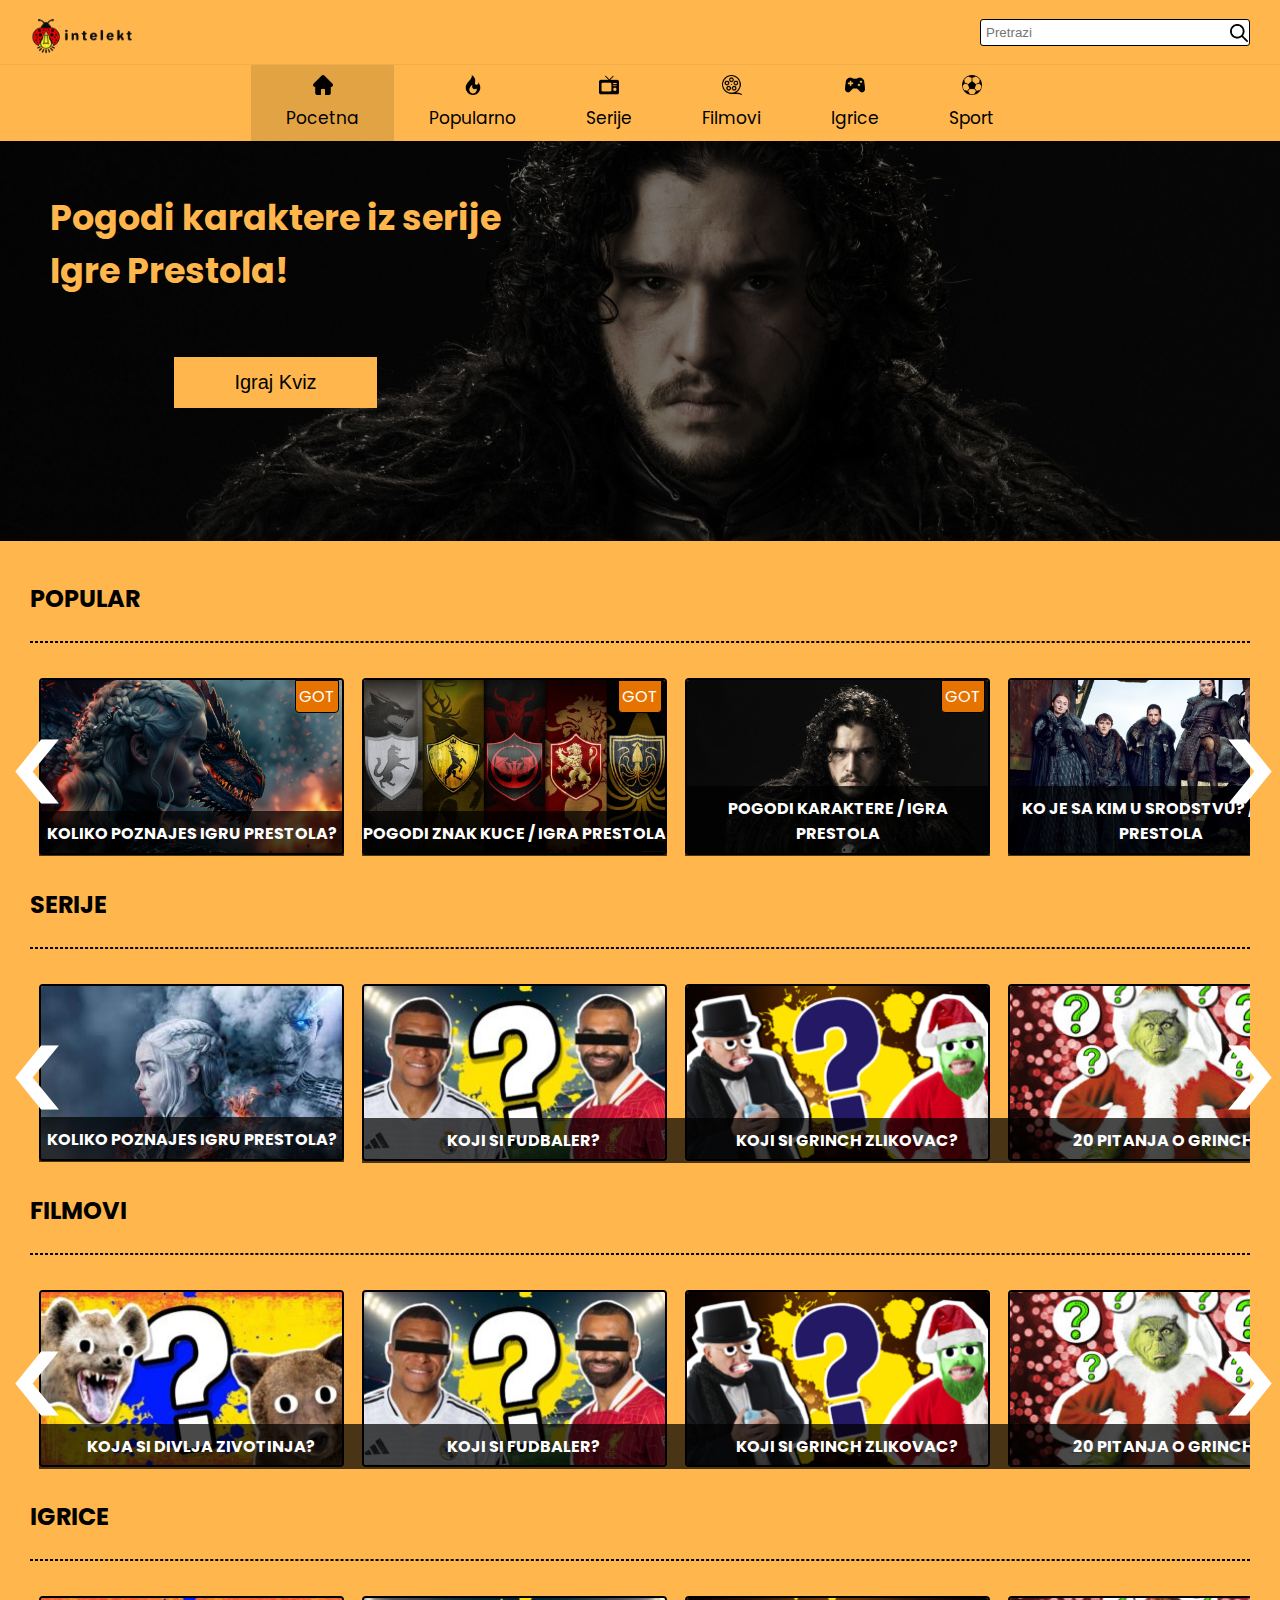
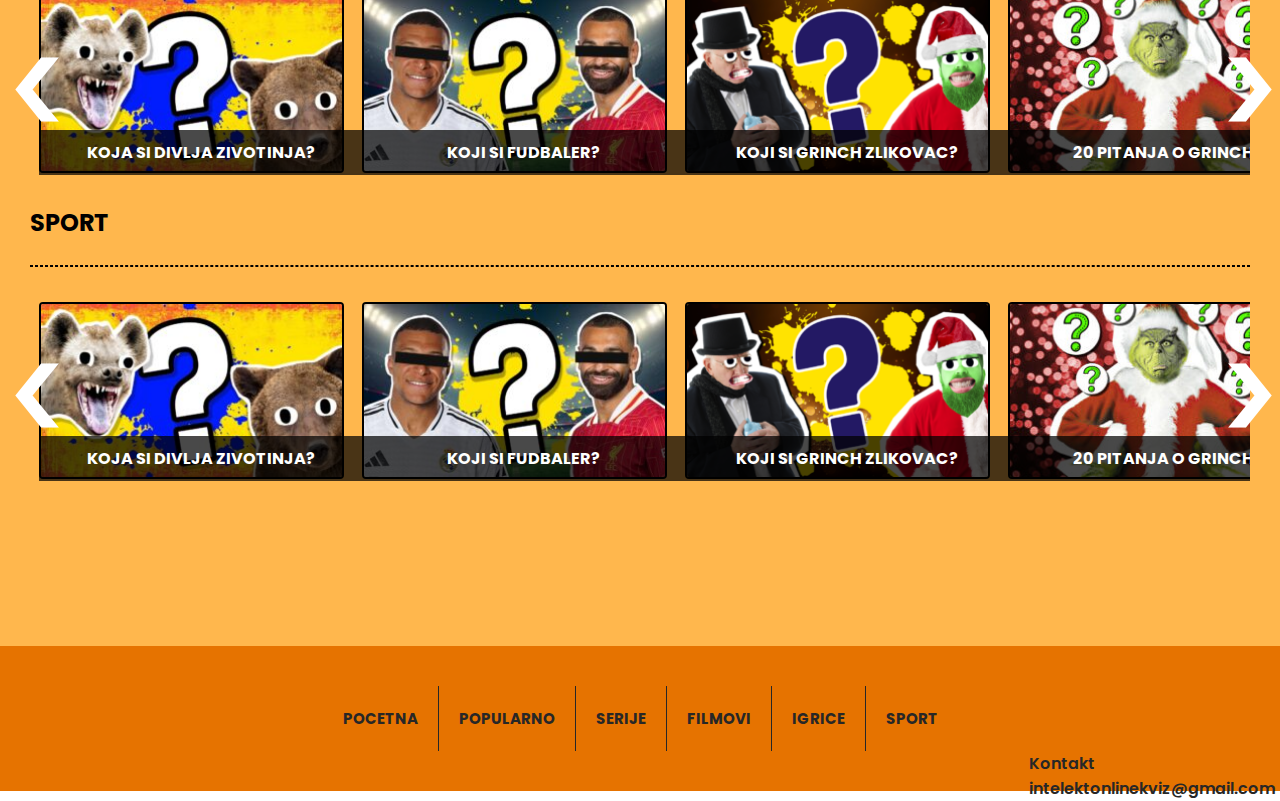
<file: index.html>
<!DOCTYPE html>
<html lang="en">
<head>
    <meta charset="UTF-8">
    <meta name="viewport" content="width=device-width, initial-scale=1.0">
    <title>Intelekt Online Kvizovi</title>
    <link rel="stylesheet" href="style.css">
    <link rel="shortcut icon" type="x-icon" href="img/logo21.png">
    <link rel="preconnect" href="https://fonts.googleapis.com">
    <link rel="preconnect" href="https://fonts.gstatic.com" crossorigin>
    <link href="https://fonts.googleapis.com/css2?family=Poppins:ital,wght@0,100;0,200;0,300;0,400;0,500;0,600;0,700;0,800;0,900;1,100;1,200;1,300;1,400;1,500;1,600;1,700;1,800;1,900&display=swap" rel="stylesheet">
    <meta name="viewport" content="width=device-width, initial-scale=1.0">

</head>
<body>
    
    <header>
        <div class="wrapper">

            <div class="logo"><a href="index.html"><img src="img/logo2.png" width="105px"></a></div>     

            <div class="search_bar">
                <input type="search" placeholder="Pretrazi">
                
                <img src="img/search.png" width="18px">
            </div>

            <div class="responsive-menu-icon"><img src="img/menu.png" width="60px"></div>

            <div class="responsive-menu">

                <div class="menu-container">

                    <div class="menu-header">
                        <div class="logo"><a href="index.html"><img src="img/logo2.png" width="105px"></a></div> 
                        <div class="close-menu">X</div>
                    </div>
                    
                    <div class="menu-content">
                        <ul>
                            <a href="index.html"><li><img src="img/home.png" width="20px">Pocetna</li></a>
                            <a href="popularno.html"><li><img src="img/fire.png" width="20px">Popularno</li></a>
                            <a href="serije.html"><li><img src="img/television.png" width="20px">Serije</li></a>
                            <a href="filmovi.html"><li><img src="img/movie.png" width="20px">Filmovi</li></a>
                            <a href="igrice.html"><li><img src="img/game-controller.png" width="20px">Igrice</li></a>
                            <a href="sport.html"><li><img src="img/football.png" width="20px">Sport</li></a>
                        </ul>
                    </div>

                </div>
            </div>

        </div>

        <div class="wrapper wr_center">
            
            <div class="menu">
                <ul>
                    <li  class="active home"><a href="index.html"><img src="img/home.png" width="20px"><br>Pocetna</a></li>
                    <li class="trending"><a href="popularno.html"><img src="img/fire.png" width="20px"><br>Popularno</a></li>
                    <li class="tvshow"><a href="serije.html"><img src="img/television.png" width="20px"><br>Serije</a></li>
                    <li class="movie"><a href="filmovi.html"><img src="img/movie.png" width="20px"><br>Filmovi</a></li>
                    <li class="games"><a href="igrice.html"><img src="img/game-controller.png" width="20px"><br>Igrice</a></li>
                    <li class="sport"><a href="sport.html"><img src="img/football.png" width="20px"><br>Sport</a></li>
                </ul>
            </div>
        </div>
    </header>


    <main>
        <div class="photo-first">
            <div class="photo-wrapper first">
                <div class="image-first"></div>
                <div class="content">
                    <h2>Pogodi karaktere iz serije<br> Igre Prestola!</h2>
                    
                    <a href="GoT - Pogodi likove/got likovi.html"  target="_blank"><button>Igraj Kviz</button></a>
                </div>
                
            </div> 

            <div class="photo-wrapper second">
                <div class="image-first"></div>
                <div class="content">
                    <h2>Pogodi znak kuce iz serije <br>Igre Prestola!</h2>
                    
                    <a href="GoT - Pogodi znak kuce/pogodi znak.html" target="_blank"><button>Igraj Kviz</button></a>
                </div>
                
            </div> 

            <div class="photo-wrapper third">
                <div class="image-first"></div>
                <div class="content">
                    <h2>Ko je sa kim u srodstvu?<br> Odigraj kviz!</h2>
                   
                    <a href="GoT - ko je u srodstvu/ko je u srodstvu.html" target="_blank"><button>Igraj Kviz</button></a>
                </div>
                
            </div> 

            <div class="photo-wrapper fourth">
                <div class="image-first"></div>
                <div class="content">
                    <h2>Koliko poznajes <br>seriju Igre Prestola?</h2>
                    
                    <a href="Game of thrones quiz/got trivia/gottrivia.html" target="_blank"><button>Igraj Kviz</button></a>
                </div>
                
            </div> 

            
            
        </div>

        <div class="main_wrapper">

            <h2>Popular</h2>
            <br>
            <hr>
            <br>
            <div class="quizzes" id="popular">

                <span class="left" >&#10094</span>

                <div class="quiz">
                    <a href="Game of thrones quiz/got trivia/gottrivia.html">
                        <img src="Game of thrones quiz/got trivia/deneris.png" width="300px" height="173px">
                        <div class="quiz_text">Koliko Poznajes Igru prestola?</div>  
                    </a>
                    <span>GoT</span>
                    
                </div>

                <div class="quiz">
                    <a href="GoT - Pogodi znak kuce/pogodi znak.html">
                        <img src="Game of thrones quiz/got trivia/banners.webp" width="300px" height="173">
                        <div class="quiz_text">Pogodi Znak Kuce / Igra Prestola</div>
                    </a>
                    <span>GoT</span>
                </div>

                <div class="quiz">
                    <a href="GoT - Pogodi likove/got likovi.html">
                        <img src="Game of thrones quiz/got trivia/jonsnow.jpg">
                        <div class="quiz_text">Pogodi karaktere / Igra Prestola</div>
                    </a> 
                    <span>GoT</span>   
                </div>

                <div class="quiz">
                    <a href="GoT - ko je u srodstvu/ko je u srodstvu.html">
                        <img src="GoT - ko je u srodstvu/img/bg.jpg">
                        <div class="quiz_text">Ko je sa kim u srodstvu? / Igra Prestola</div>
                    </a>
                    <span>GoT</span>
                </div>

                <div class="quiz">
                    <a href="GoT - Klikni na karaktera/klikni na karaktera.html">
                    <img src="GoT - Klikni na karaktera/img/thumb.png">
                    <div class="quiz_text">Pronadji 30 karaktera!</div>
                    </a>
                    <span>GoT</span>
                    <span class="level">easy</span>
                </div>

                <div class="quiz">
                    <a href="GoT - normal - klik karakter/klik normal.html">
                        <img src="GoT - normal - klik karakter/img/thumbnail.jpg">
                        <div class="quiz_text">Pronadji karaktera! Harder level</div>
                    </a>
                        <span>GoT</span>
                        <span class="level normal">normal</span>
                </div>

                <div class="quiz">

                    <a href="GoT - koliko poznajes/koliko poznajes.html">
                        <img src="GoT - koliko poznajes/img/thumb2.jpg">
                        <div class="quiz_text">Koliko poznajes Game of Thrones 3</div>
                    </a>
                        <span>GoT</span>
                        <span class="level normal">harder</span>
                </div>

                <span class="right">&#10095</span>

            </div>

            <br>
            <h2>Serije</h2>
            <br>
            <hr>
            <br>


            <div class="quizzes" id="tvshow">

                <span class="left" >&#10094</span>

                <div class="quiz">
                    <a href="Game of thrones quiz/got trivia/gottrivia.html">
                        <img src="img/gottrivia.jpg">
                        <div class="quiz_text">Koliko Poznajes Igru prestola?</div>
                    </a>
                </div>

                <div class="quiz">

                    <img src="img/koji si fudbaler.jpg">
                    <div class="quiz_text">Koji si fudbaler?</div>
                </div>

                <div class="quiz">

                    <img src="img/koji si zlikovac grinc.png">
                    <div class="quiz_text">Koji si grinch zlikovac?</div>
                </div>

                <div class="quiz">

                    <img src="img/grinc pitanja.jpg" width="305px" height="171px">
                    <div class="quiz_text">20 pitanja o Grinchu</div>
                </div>

                <span class="right">&#10095</span>

            </div>

             
            <br>
            <h2>Filmovi</h2>
            <br>
            <hr>
            <br>


            <div class="quizzes" id="movies">

                <span class="left" >&#10094</span>
            
                <div class="quiz">

                    <img src="img/koja si divlja zivotinja.jpg">
                    <div class="quiz_text">Koja si divlja zivotinja?</div>

                </div>

                <div class="quiz">

                    <img src="img/koji si fudbaler.jpg">
                    <div class="quiz_text">Koji si fudbaler?</div>
                </div>

                <div class="quiz">

                    <img src="img/koji si zlikovac grinc.png">
                    <div class="quiz_text">Koji si grinch zlikovac?</div>
                </div>

                <div class="quiz">

                    <img src="img/grinc pitanja.jpg" width="305px" height="171px">
                    <div class="quiz_text">20 pitanja o Grinchu</div>
                </div>

                <span class="right">&#10095</span>

            </div>

             
            <br>
            <h2>Igrice</h2>
            <br>
            <hr>
            <br>


            <div class="quizzes" id="games">


                <span class="left" >&#10094</span>

                <div class="quiz">

                    <img src="img/koja si divlja zivotinja.jpg">
                    <div class="quiz_text">Koja si divlja zivotinja?</div>

                </div>

                <div class="quiz">

                    <img src="img/koji si fudbaler.jpg">
                    <div class="quiz_text">Koji si fudbaler?</div>
                </div>

                <div class="quiz">

                    <img src="img/koji si zlikovac grinc.png">
                    <div class="quiz_text">Koji si grinch zlikovac?</div>
                </div>

                <div class="quiz">

                    <img src="img/grinc pitanja.jpg" width="305px" height="171px">
                    <div class="quiz_text">20 pitanja o Grinchu</div>
                </div>

                <span class="right">&#10095</span>

            </div>

             
            <br>
            <h2>Sport</h2>
            <br>
            <hr>
            <br>


            <div class="quizzes" id="sport">


                <span class="left" >&#10094</span>

                <div class="quiz">

                    <img src="img/koja si divlja zivotinja.jpg">
                    <div class="quiz_text">Koja si divlja zivotinja?</div>

                </div>

                <div class="quiz">

                    <img src="img/koji si fudbaler.jpg">
                    <div class="quiz_text">Koji si fudbaler?</div>
                </div>

                <div class="quiz">

                    <img src="img/koji si zlikovac grinc.png">
                    <div class="quiz_text">Koji si grinch zlikovac?</div>
                </div>

                <div class="quiz">

                    <img src="img/grinc pitanja.jpg" width="305px" height="171px">
                    <div class="quiz_text">20 pitanja o Grinchu</div>
                </div>

                <span class="right">&#10095</span>


            </div>


        </div>
        

    </main>

    <footer>
        <div class="footer-wrap">
            <ul>
                <li><a href="index.html">pocetna</a></li>
                <li><a href="popularno.html">popularno</a></li>
                <li><a href="serije.html">serije</a></li>
                <li><a href="filmovi.html">filmovi</a></li>
                <li><a href="igrice.html">igrice</a></li>
                <li><a href="sport.html">sport</a></li>
            </ul>
            
            <span>Kontakt <br>intelektonlinekviz@gmail.com</span>
        </div>
        
    </footer>
    






    <script src="slider.js"></script>
    <script src="app.js"></script>
    <script src="imageSlider.js"></script>

</body>
</html>
</file>
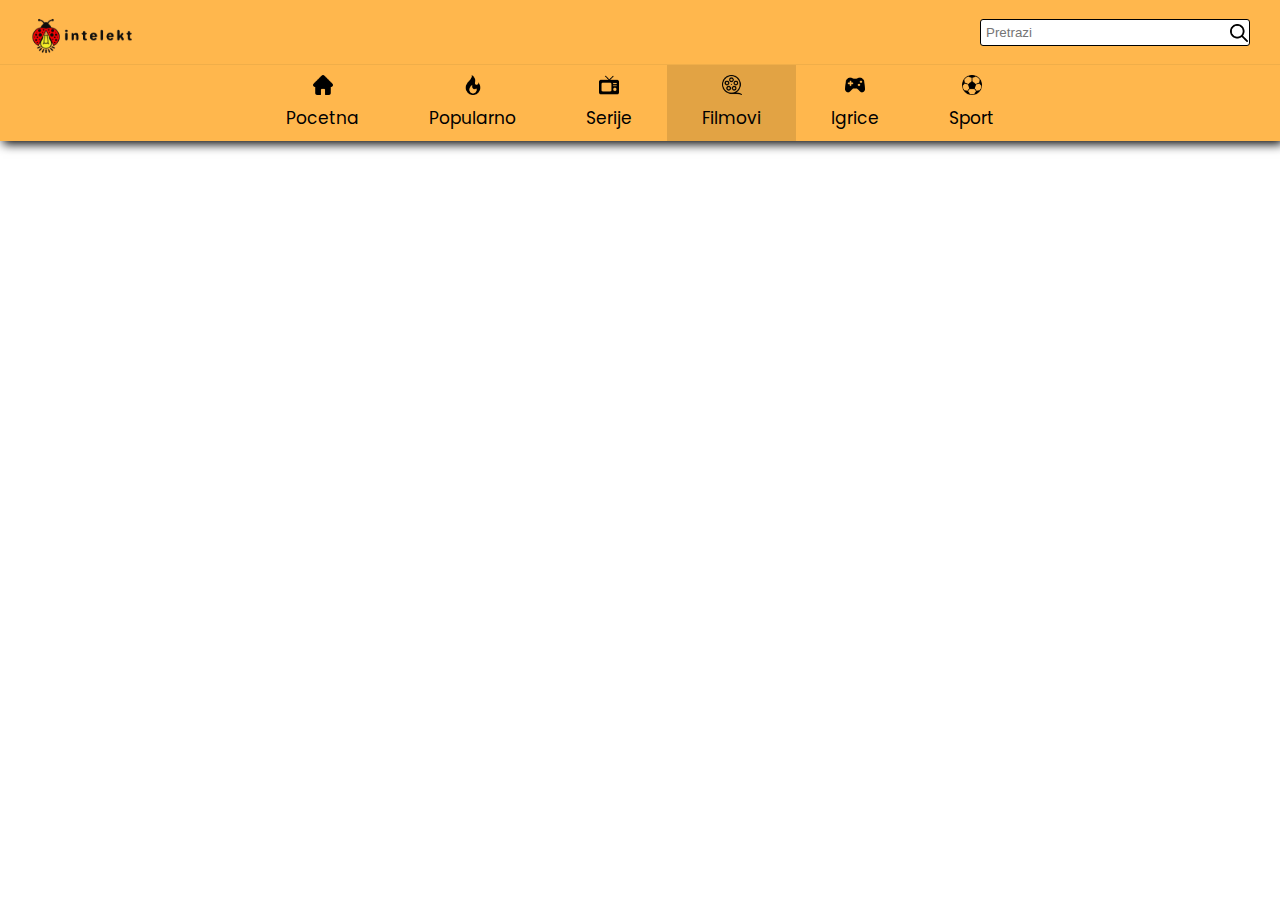
<file: filmovi.html>
<!DOCTYPE html>
<html lang="en">
<head>
    <meta charset="UTF-8">
    <meta name="viewport" content="width=device-width, initial-scale=1.0">
    <title>Filmovi Intelekt Online Kvizovi</title>
    <link rel="stylesheet" href="style.css">
    <link rel="shortcut icon" type="x-icon" href="img/logo21.png">
    <link rel="preconnect" href="https://fonts.googleapis.com">
    <link rel="preconnect" href="https://fonts.gstatic.com" crossorigin>
    <link href="https://fonts.googleapis.com/css2?family=Poppins:ital,wght@0,100;0,200;0,300;0,400;0,500;0,600;0,700;0,800;0,900;1,100;1,200;1,300;1,400;1,500;1,600;1,700;1,800;1,900&display=swap" rel="stylesheet">
</head>
<body>
    <header>
        <div class="wrapper">

            <div class="logo"><a href="index.html"><img src="img/logo2.png" width="105px"></a></div>     

            <div class="search_bar">
                <input type="search" placeholder="Pretrazi">
                <img src="img/search.png" width="18px">
            </div>

        </div>

        <div class="wrapper wr_center">
            <div class="menu">
                <ul>
                    <li id="#home"><a href="index.html"><img src="img/home.png" width="20px"><br>Pocetna</a></li>
                    <li id="#trending"><a href="popularno.html"><img src="img/fire.png" width="20px"><br>Popularno</a></li>
                    <li id="#tvshow"><a href="serije.html"><img src="img/television.png" width="20px"><br>Serije</a></li>
                    <li class="active" id="#movie"><a href="filmovi.html"><img src="img/movie.png" width="20px"><br>Filmovi</a></li>
                    <li id="#games"><a href="igrice.html"><img src="img/game-controller.png" width="20px"><br>Igrice</a></li>
                    <li id="#sport"><a href="sport.html"><img src="img/football.png" width="20px"><br>Sport</a></li>
                </ul>
            </div>
        </div>
    </header>
</body>
</html>
</file>
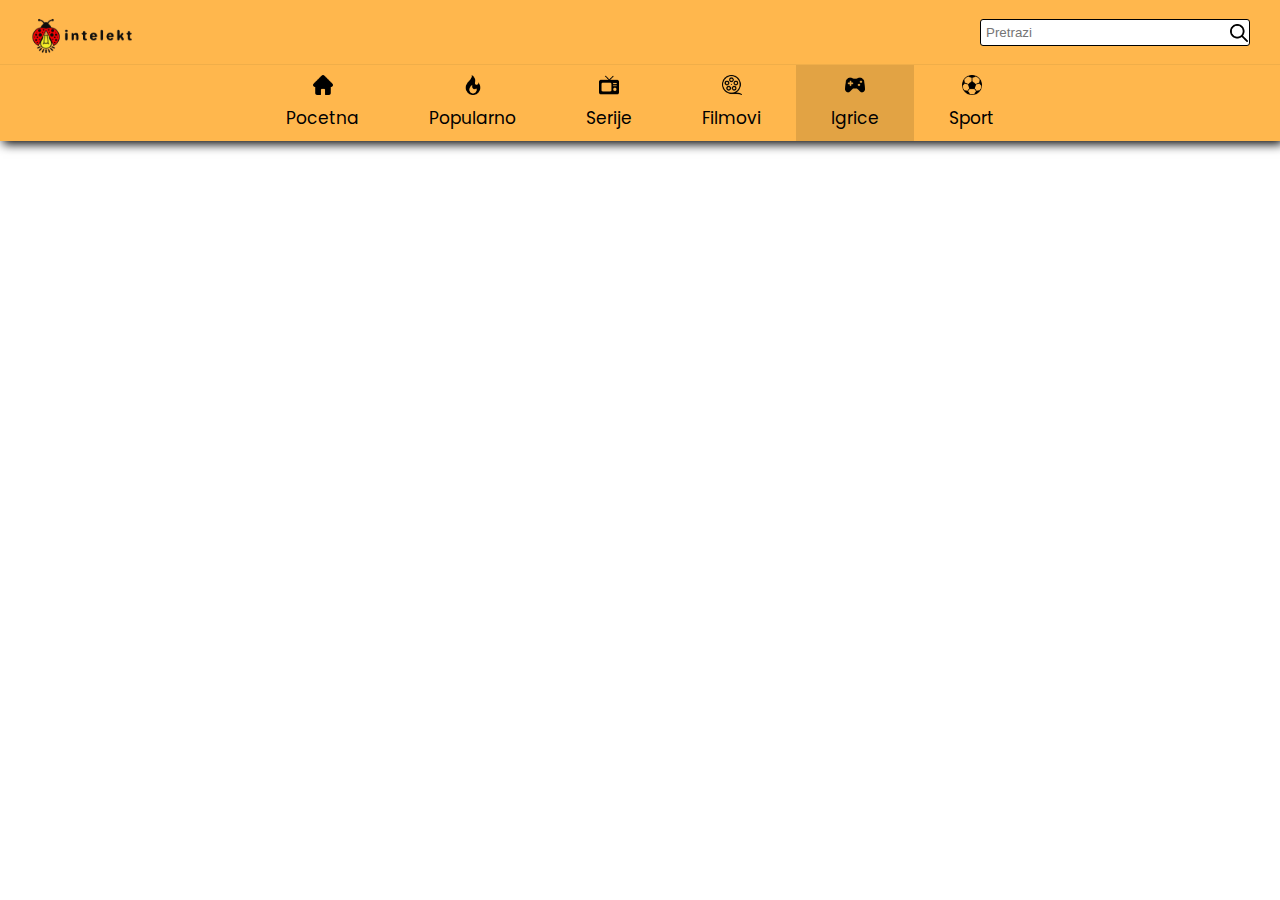
<file: igrice.html>
<!DOCTYPE html>
<html lang="en">
<head>
    <meta charset="UTF-8">
    <meta name="viewport" content="width=device-width, initial-scale=1.0">
    <title>Filmovi Intelekt Online Kvizovi</title>
    <link rel="stylesheet" href="style.css">
    <link rel="shortcut icon" type="x-icon" href="img/logo21.png">
    <link rel="preconnect" href="https://fonts.googleapis.com">
    <link rel="preconnect" href="https://fonts.gstatic.com" crossorigin>
    <link href="https://fonts.googleapis.com/css2?family=Poppins:ital,wght@0,100;0,200;0,300;0,400;0,500;0,600;0,700;0,800;0,900;1,100;1,200;1,300;1,400;1,500;1,600;1,700;1,800;1,900&display=swap" rel="stylesheet">
</head>
<body>
    <header>
        <div class="wrapper">

            <div class="logo"><a href="index.html"><img src="img/logo2.png" width="105px"></a></div>     

            <div class="search_bar">
                <input type="search" placeholder="Pretrazi">
                <img src="img/search.png" width="18px">
            </div>

        </div>

        <div class="wrapper wr_center">
            <div class="menu">
                <ul>
                    <li id="#home"><a href="index.html"><img src="img/home.png" width="20px"><br>Pocetna</a></li>
                    <li id="#trending"><a href="popularno.html"><img src="img/fire.png" width="20px"><br>Popularno</a></li>
                    <li id="#tvshow"><a href="serije.html"><img src="img/television.png" width="20px"><br>Serije</a></li>
                    <li id="#movie"><a href="filmovi.html"><img src="img/movie.png" width="20px"><br>Filmovi</a></li>
                    <li class="active" id="#games"><a href="igrice.html"><img src="img/game-controller.png" width="20px"><br>Igrice</a></li>
                    <li id="#sport"><a href="sport.html"><img src="img/football.png" width="20px"><br>Sport</a></li>
                </ul>
            </div>
        </div>
    </header>
</body>
</html>
</file>
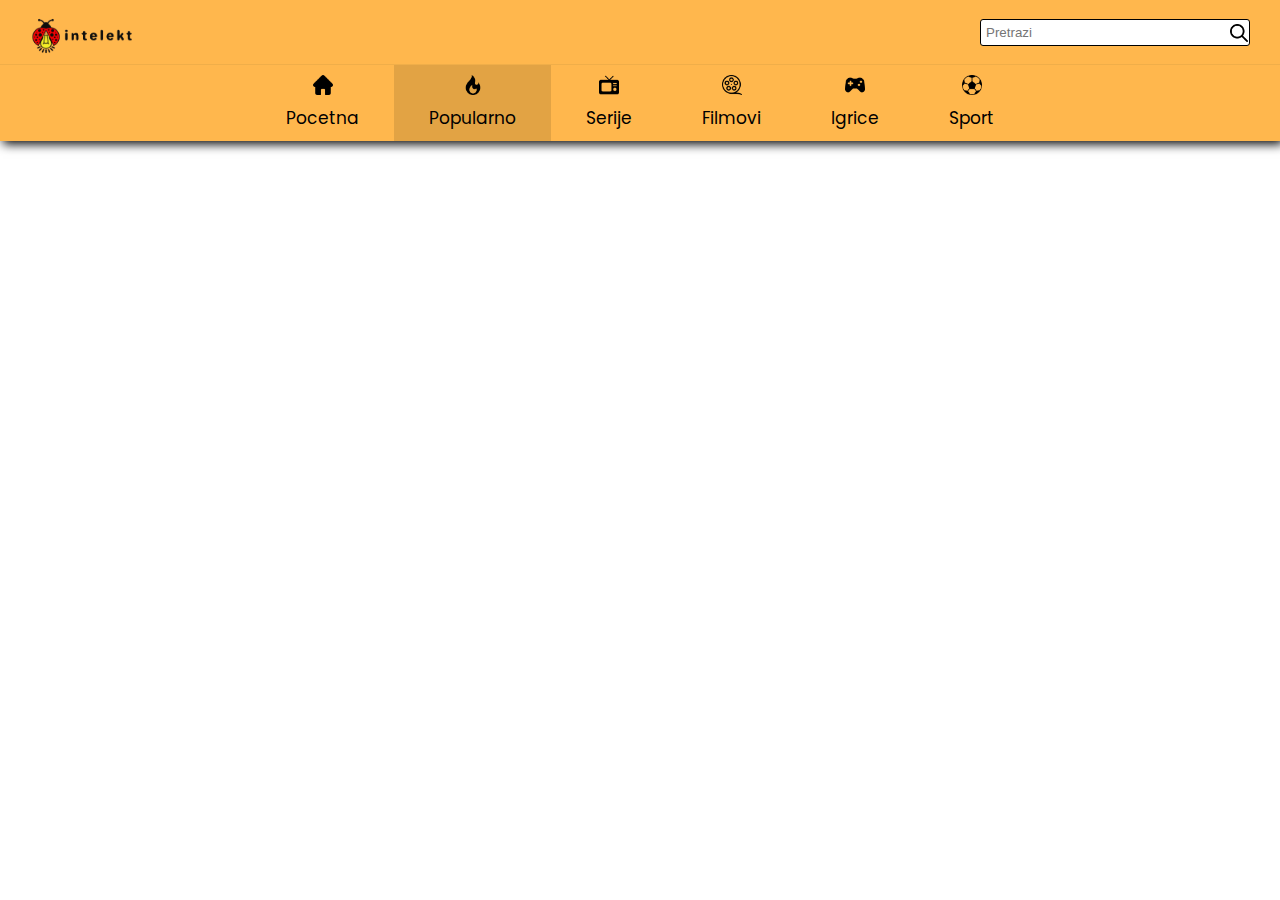
<file: popularno.html>
<!DOCTYPE html>
<html lang="en">
<head>
    <meta charset="UTF-8">
    <meta name="viewport" content="width=device-width, initial-scale=1.0">
    <title>Filmovi Intelekt Online Kvizovi</title>
    <link rel="stylesheet" href="style.css">
    <link rel="shortcut icon" type="x-icon" href="img/logo21.png">
    <link rel="preconnect" href="https://fonts.googleapis.com">
    <link rel="preconnect" href="https://fonts.gstatic.com" crossorigin>
    <link href="https://fonts.googleapis.com/css2?family=Poppins:ital,wght@0,100;0,200;0,300;0,400;0,500;0,600;0,700;0,800;0,900;1,100;1,200;1,300;1,400;1,500;1,600;1,700;1,800;1,900&display=swap" rel="stylesheet">
</head>
<body>
    <header>
        <div class="wrapper">

            <div class="logo"><a href="index.html"><img src="img/logo2.png" width="105px"></a></div>     

            <div class="search_bar">
                <input type="search" placeholder="Pretrazi">
                <img src="img/search.png" width="18px">
            </div>

        </div>

        <div class="wrapper wr_center">
            <div class="menu">
                <ul>
                    <li id="#home"><a href="index.html"><img src="img/home.png" width="20px"><br>Pocetna</a></li>
                    <li class="active" id="#trending"><a href="popularno.html"><img src="img/fire.png" width="20px"><br>Popularno</a></li>
                    <li id="#tvshow"><a href="serije.html"><img src="img/television.png" width="20px"><br>Serije</a></li>
                    <li id="#movie"><a href="filmovi.html"><img src="img/movie.png" width="20px"><br>Filmovi</a></li>
                    <li id="#games"><a href="igrice.html"><img src="img/game-controller.png" width="20px"><br>Igrice</a></li>
                    <li id="#sport"><a href="sport.html"><img src="img/football.png" width="20px"><br>Sport</a></li>
                </ul>
            </div>
        </div>
    </header>
</body>
</html>
</file>
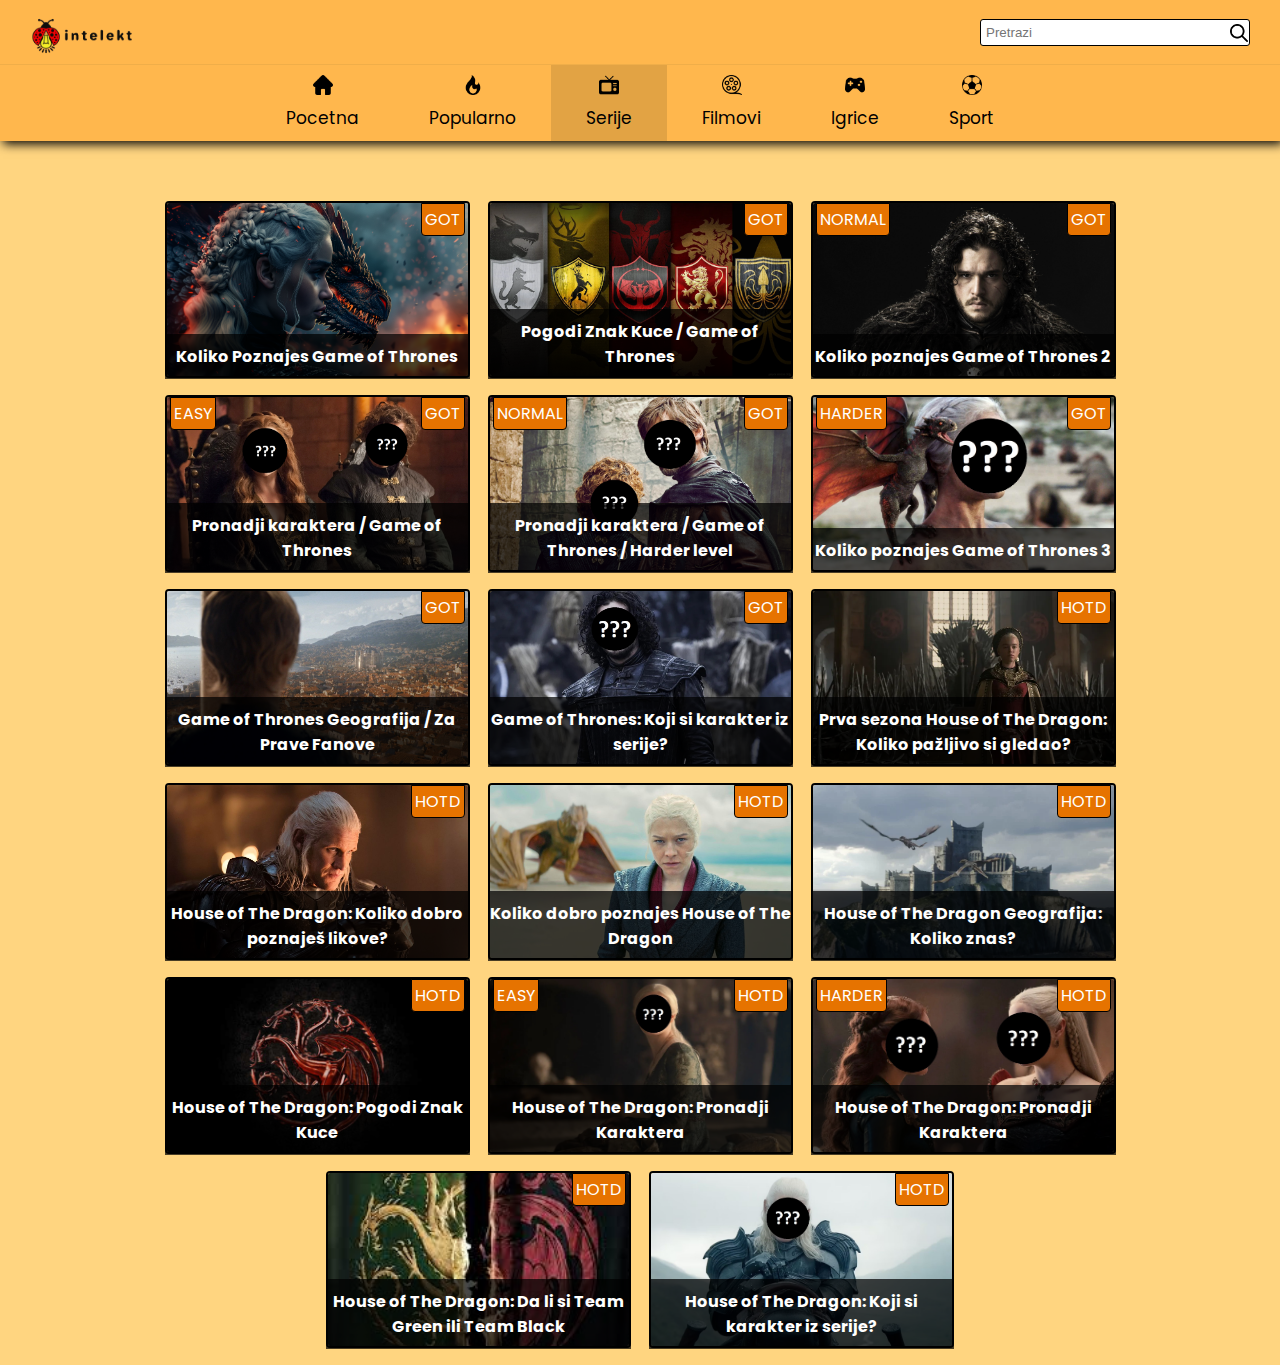
<file: serije.html>
<!DOCTYPE html>
<html lang="en">
<head>
    <meta charset="UTF-8">
    <meta name="viewport" content="width=device-width, initial-scale=1.0">
    <title>Filmovi Intelekt Online Kvizovi</title>
    <link rel="stylesheet" href="style.css">
    <link rel="stylesheet" href="serije.css">
    <link rel="shortcut icon" type="x-icon" href="img/logo21.png">
    <link rel="preconnect" href="https://fonts.googleapis.com">
    <link rel="preconnect" href="https://fonts.gstatic.com" crossorigin>
    <link href="https://fonts.googleapis.com/css2?family=Poppins:ital,wght@0,100;0,200;0,300;0,400;0,500;0,600;0,700;0,800;0,900;1,100;1,200;1,300;1,400;1,500;1,600;1,700;1,800;1,900&display=swap" rel="stylesheet">
</head>
<body>
    <header>
        <div class="wrapper">

            <div class="logo"><a href="index.html"><img src="img/logo2.png" width="105px"></a></div>     

            <div class="search_bar">
                <input type="search" placeholder="Pretrazi">
                <img src="img/search.png" width="18px">
            </div>

            <div class="responsive-menu-icon"><img src="img/menu.png" width="60px"></div>

            <div class="responsive-menu">

                <div class="menu-container">

                    <div class="menu-header">
                        <div class="logo"><a href="index.html"><img src="img/logo2.png" width="105px"></a></div> 
                        <div class="close-menu">X</div>
                    </div>
                    
                    <div class="menu-content">
                        <ul>
                            <a href="index.html"><li><img src="img/home.png" width="20px">Pocetna</li></a>
                            <a href="popularno.html"><li><img src="img/fire.png" width="20px">Popularno</li></a>
                            <a href="serije.html"><li><img src="img/television.png" width="20px">Serije</li></a>
                            <a href="filmovi.html"><li><img src="img/movie.png" width="20px">Filmovi</li></a>
                            <a href="igrice.html"><li><img src="img/game-controller.png" width="20px">Igrice</li></a>
                            <a href="sport.html"><li><img src="img/football.png" width="20px">Sport</li></a>
                        </ul>
                    </div>

                </div>
            </div>

        </div>

        <div class="wrapper wr_center">
            <div class="menu">
                <ul>
                    <li id="#home"><a href="index.html"><img src="img/home.png" width="20px"><br>Pocetna</a></li>
                    <li id="#trending"><a href="popularno.html"><img src="img/fire.png" width="20px"><br>Popularno</a></li>
                    <li class="active" id="#tvshow"><a href="serije.html"><img src="img/television.png" width="20px"><br>Serije</a></li>
                    <li id="#movie"><a href="filmovi.html"><img src="img/movie.png" width="20px"><br>Filmovi</a></li>
                    <li id="#games"><a href="igrice.html"><img src="img/game-controller.png" width="20px"><br>Igrice</a></li>
                    <li id="#sport"><a href="sport.html"><img src="img/football.png" width="20px"><br>Sport</a></li>
                </ul>
            </div>
        </div>
    </header>

    <main>

        <div class="tvshow-container">
            <div class="quiz">
                <a href="Game of thrones quiz/got trivia/gottrivia.html">
                    <img src="Game of thrones quiz/got trivia/deneris.png">
                    <div class="quiz_text">Koliko Poznajes Game of Thrones</div>
                </a>
                <span>GoT</span>
            </div>
    
            <div class="quiz">
                <a href="GoT - Pogodi znak kuce\pogodi znak.html">
                    <img src="Game of thrones quiz/got trivia/banners.webp">
                    <div class="quiz_text">Pogodi Znak Kuce / Game of Thrones</div>
                </a>
                <span>GoT</span>
            </div>
    
            <div class="quiz">
                <a href="GoT - Pogodi likove\got likovi.html">
                    <img src="Game of thrones quiz\got trivia\jonsnow.jpg">
                    <div class="quiz_text">Koliko poznajes Game of Thrones 2</div>
                </a> 
                <span>GoT</span>
                <span class="level normal">normal</span>
            </div>

            <div class="quiz">
                <a href="GoT - Klikni na karaktera/klikni na karaktera.html">
                    <img src="GoT - Klikni na karaktera/img/thumb.png">
                    <div class="quiz_text">Pronadji karaktera / Game of Thrones</div>
                </a>
                <span>GoT</span>
                <span class="level">easy</span>
            </div>
            
            <div class="quiz">
                <a href="GoT - normal - klik karakter/klik normal.html">
                    <img src="GoT - normal - klik karakter/img/thumbnail.jpg">
                    <div class="quiz_text">Pronadji karaktera / Game of Thrones / Harder level</div>
                </a>
                    <span>GoT</span>
                    <span class="level normal">normal</span>
            </div>
    
            <div class="quiz">
                <a href="GoT - koliko poznajes/koliko poznajes.html">
                    <img src="GoT - koliko poznajes/img/thumb2.jpg">
                    <div class="quiz_text">Koliko poznajes Game of Thrones 3</div>
                </a>
                    <span>GoT</span>
                    <span class="level normal">harder</span>
            </div>
    
            <div class="quiz">
                <a href="GoT - lokacije/lokacije.html">
                    <img src="GoT - lokacije/img/thumb.jpg">
                    <div class="quiz_text">Game of Thrones Geografija / Za Prave Fanove</div>
                </a>
                    <span>GoT</span>
            </div>

            <div class="quiz">
                <a href="Game of thrones quiz/got trivia/gottrivia.html">
                    <img src="got- koji si karakter/img/thum.jpg">
                    <div class="quiz_text">Game of Thrones: Koji si karakter iz serije?</div>
                </a>
                <span>got</span>
            </div>

            <div class="quiz">
                <a href="GoT - lokacije/lokacije.html">
                    <img src="Hotd - sezona 1/img/thum.webp">
                    <div class="quiz_text">Prva sezona House of The Dragon: Koliko pažljivo si gledao?</div>
                </a>
                    <span>HOTD</span>
            </div>
            <div class="quiz">
                <a href="Game of thrones quiz/got trivia/gottrivia.html">
                    <img src="hotd - likovi/img/thum.jpg">
                    <div class="quiz_text">House of The Dragon: Koliko dobro poznaješ likove?</div>
                </a>
                <span>hotd</span>
            </div>

            <div class="quiz">
                <a href="Game of thrones quiz/got trivia/gottrivia.html">
                    <img src="hotd - koliko znas/img/thum.jpg">
                    <div class="quiz_text">Koliko dobro poznajes House of The Dragon</div>
                </a>
                <span>hotd</span>
            </div>
            <div class="quiz">
                <a href="Game of thrones quiz/got trivia/gottrivia.html">
                    <img src="hotd - lokacije/img/thum.webp">
                    <div class="quiz_text">House of The Dragon Geografija: Koliko znas?</div>
                </a>
                <span>hotd</span>
            </div>

            <div class="quiz">
                <a href="Game of thrones quiz/got trivia/gottrivia.html">
                    <img src="hotd - pogodi znak kuce/img/thum.jpg">
                    <div class="quiz_text">House of The Dragon: Pogodi Znak Kuce</div>
                </a>
                <span>hotd</span>
            </div>
            <div class="quiz">
                <a href="Game of thrones quiz/got trivia/gottrivia.html">
                    <img src="hotd - pronadji karaktera 1/img/thum.jpg">
                    <div class="quiz_text">House of The Dragon: Pronadji Karaktera</div>
                </a>
                <span>hotd</span>
                <span class="level normal">easy</span>
            </div>

            <div class="quiz">
                <a href="Game of thrones quiz/got trivia/gottrivia.html">
                    <img src="hotd - pronadji kar 2/img/thum.jpg">
                    <div class="quiz_text">House of The Dragon: Pronadji Karaktera</div>
                </a>
                <span>hotd</span>
                <span class="level normal">harder</span>
            </div>

            <div class="quiz">
                <a href="Game of thrones quiz/got trivia/gottrivia.html">
                    <img src="hotd - black or green/img/thum.jpg">
                    <div class="quiz_text">House of The Dragon: Da li si Team Green ili Team Black</div>
                </a>
                <span>hotd</span>
            </div>

            <div class="quiz">
                <a href="Game of thrones quiz/got trivia/gottrivia.html">
                    <img src="hotd - koji si karakter/img/thum.jpg">
                    <div class="quiz_text">House of The Dragon: Koji si karakter iz serije?</div>
                </a>
                <span>hotd</span>
            </div>

        </div>
        
            
    </main>

    <script src="app.js"></script>
</body>
</html>
</file>
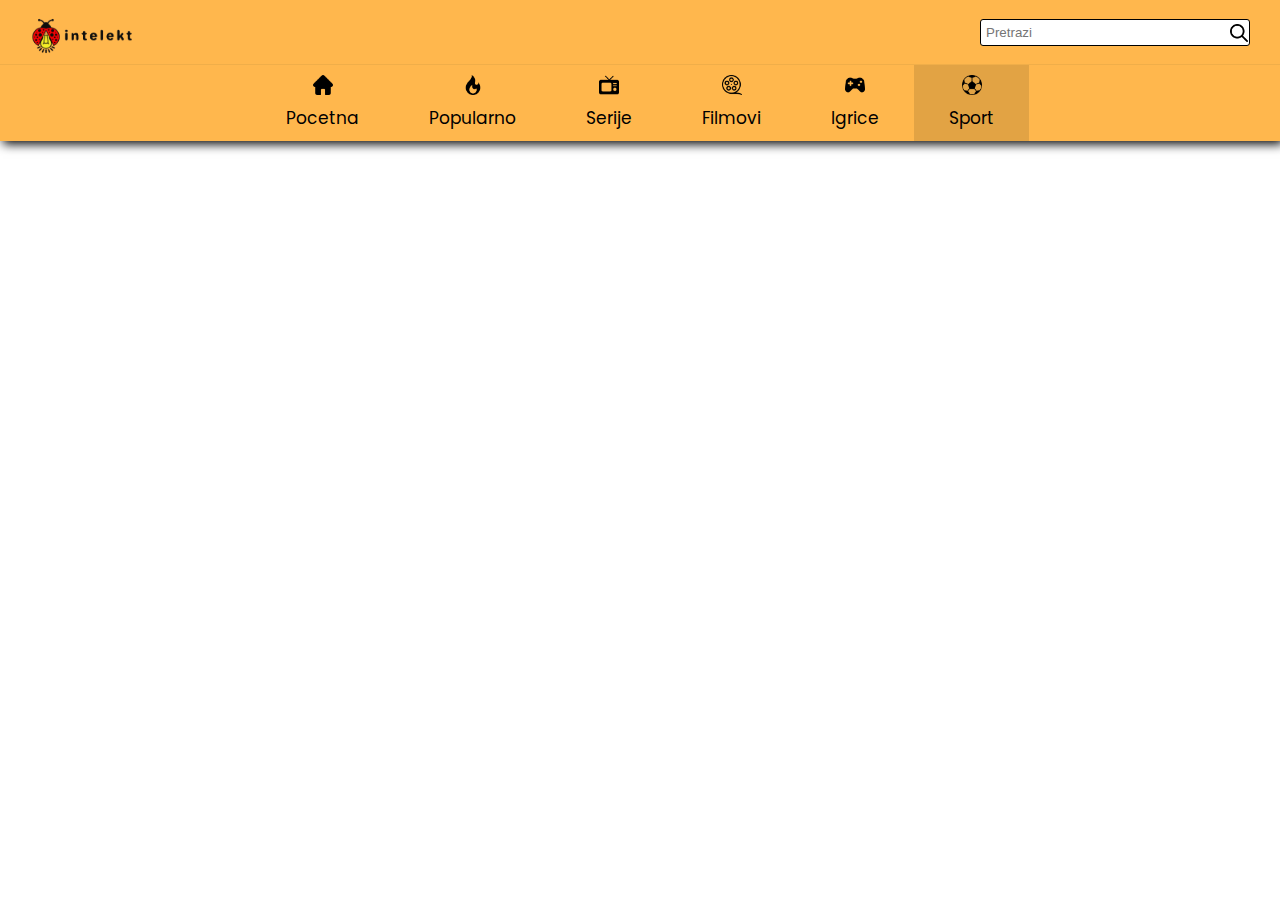
<file: sport.html>
<!DOCTYPE html>
<html lang="en">
<head>
    <meta charset="UTF-8">
    <meta name="viewport" content="width=device-width, initial-scale=1.0">
    <title>Filmovi Intelekt Online Kvizovi</title>
    <link rel="stylesheet" href="style.css">
    <link rel="shortcut icon" type="x-icon" href="img/logo21.png"><link rel="preconnect" href="https://fonts.googleapis.com">
    <link rel="preconnect" href="https://fonts.gstatic.com" crossorigin>
    <link href="https://fonts.googleapis.com/css2?family=Poppins:ital,wght@0,100;0,200;0,300;0,400;0,500;0,600;0,700;0,800;0,900;1,100;1,200;1,300;1,400;1,500;1,600;1,700;1,800;1,900&display=swap" rel="stylesheet">
</head>
<body>
    <header>
        <div class="wrapper">

            <div class="logo"><a href="index.html"><img src="img/logo2.png" width="105px"></a></div>     

            <div class="search_bar">
                <input type="search" placeholder="Pretrazi">
                <img src="img/search.png" width="18px">
            </div>

        </div>

        <div class="wrapper wr_center">
            <div class="menu">
                <ul>
                    <li id="#home"><a href="index.html"><img src="img/home.png" width="20px"><br>Pocetna</a></li>
                    <li id="#trending"><a href="popularno.html"><img src="img/fire.png" width="20px"><br>Popularno</a></li>
                    <li id="#tvshow"><a href="serije.html"><img src="img/television.png" width="20px"><br>Serije</a></li>
                    <li id="#movie"><a href="filmovi.html"><img src="img/movie.png" width="20px"><br>Filmovi</a></li>
                    <li id="#games"><a href="igrice.html"><img src="img/game-controller.png" width="20px"><br>Igrice</a></li>
                    <li class="active" id="#sport"><a href="sport.html"><img src="img/football.png" width="20px"><br>Sport</a></li>
                </ul>
            </div>
        </div>
    </header>
</body>
</html>
</file>
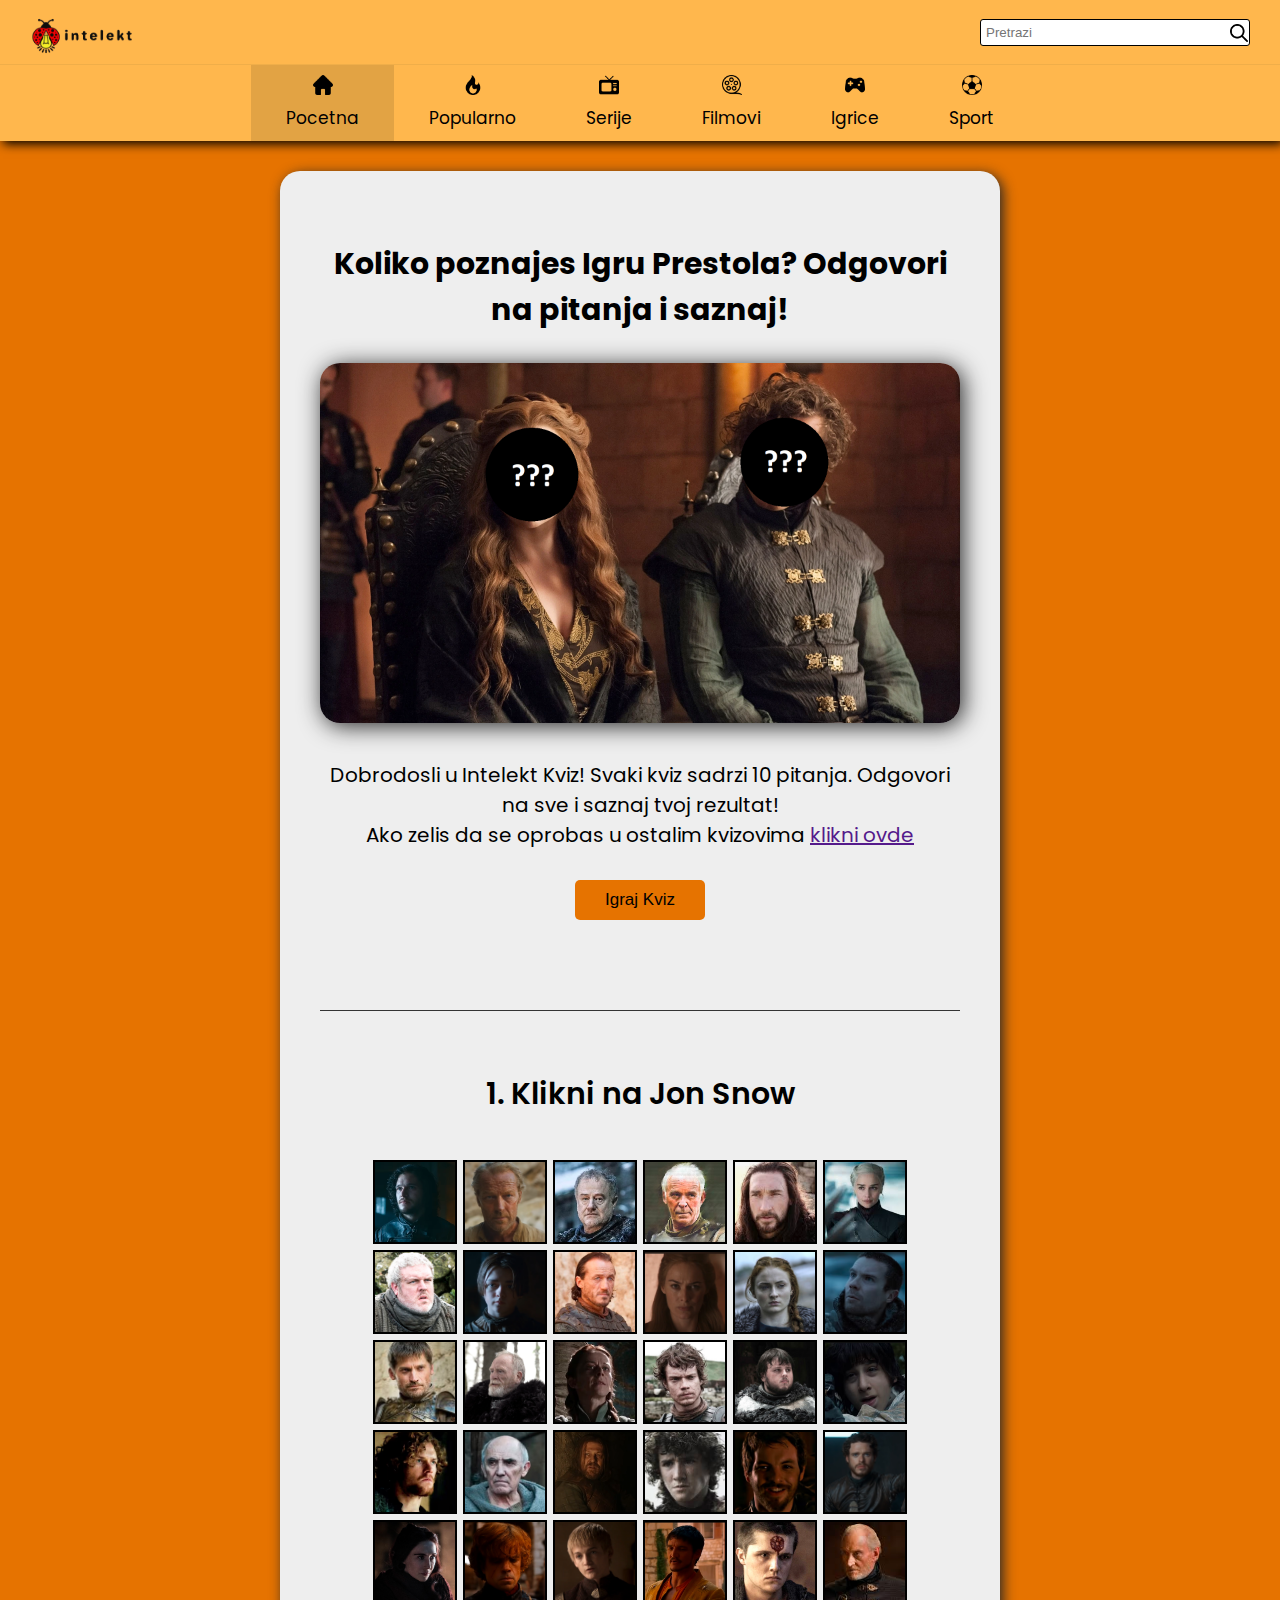
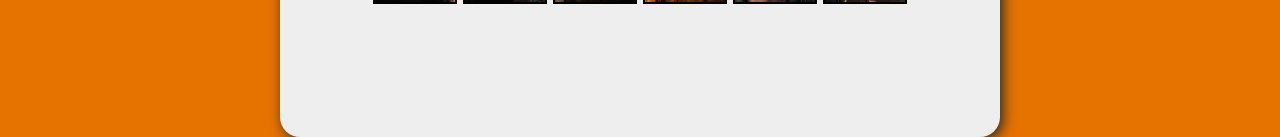
<file: GoT - Klikni na karaktera/klikni na karaktera.html>
<!DOCTYPE html>
<html lang="en">
<head>
    <meta charset="UTF-8">
    <meta name="viewport" content="width=device-width, initial-scale=1.0">
    <title>Pogodi Znak Kuce / Intelekt Online Kvizovi</title>
    <link rel="stylesheet" href="../style.css">
    <link rel="stylesheet" href="../Game of thrones quiz/got trivia/ss.css">
    <link rel="stylesheet" href="klikni na karaktera.css">
    <link rel="shortcut icon" type="x-icon" href="../img/logo21.png">
    <link rel="preconnect" href="https://fonts.googleapis.com">
    <link rel="preconnect" href="https://fonts.gstatic.com" crossorigin>
    <link href="https://fonts.googleapis.com/css2?family=Poppins:ital,wght@0,100;0,200;0,300;0,400;0,500;0,600;0,700;0,800;0,900;1,100;1,200;1,300;1,400;1,500;1,600;1,700;1,800;1,900&display=swap" rel="stylesheet">

</head>
<body>
    <header>
        <div class="wrapper">

            <div class="logo"><a href="../index.html"><img src="../img/logo2.png" width="105px"></a></div>     

            <div class="search_bar">
                <input type="search" placeholder="Pretrazi">
                <img src="../img/search.png" width="18px">
            </div>

            <div class="responsive-menu-icon"><img src="../img/menu.png" width="60px"></div>

            <div class="responsive-menu">

                <div class="menu-container">

                    <div class="menu-header">
                        <div class="logo"><a href="../index.html"><img src="../img/logo2.png" width="105px"></a></div> 
                        <div class="close-menu">X</div>
                    </div>
                    
                    <div class="menu-content">
                        <ul>
                            <a href="../index.html"><li><img src="../img/home.png" width="20px">Pocetna</li></a>
                            <a href="../popularno.html"><li><img src="../img/fire.png" width="20px">Popularno</li></a>
                            <a href="../serije.html"><li><img src="../img/television.png" width="20px">Serije</li></a>
                            <a href="../filmovi.html"><li><img src="../img/movie.png" width="20px">Filmovi</li></a>
                            <a href="../igrice.html"><li><img src="../img/game-controller.png" width="20px">Igrice</li></a>
                            <a href="../sport.html"><li><img src="../img/football.png" width="20px">Sport</li></a>
                        </ul>
                    </div>

                </div>
            </div>

        </div>

        <div class="wrapper wr_center">
            <div class="menu">
                <ul>
                    <li  class="active" id="#home"><a href="../index.html"><img src="../img/home.png" width="20px"><br>Pocetna</a></li>
                    <li id="#trending"><a href="../popularno.html"><img src="../img/fire.png" width="20px"><br>Popularno</a></li>
                    <li id="#tvshow"><a href="../serije.html"><img src="../img/television.png" width="20px"><br>Serije</a></li>
                    <li id="#movie"><a href="../filmovi.html"><img src="../img/movie.png" width="20px"><br>Filmovi</a></li>
                    <li id="#games"><a href="../igrice.html"><img src="../img/game-controller.png" width="20px"><br>Igrice</a></li>
                    <li id="#sport"><a href="../sport.html"><img src="../img/football.png" width="20px"><br>Sport</a></li>
                </ul>
            </div>
        </div>
    </header>

    <main>
        <div class="main-wrapper">
            <div class="quiz-intro">
                

                <h2>Koliko poznajes Igru Prestola? Odgovori na pitanja i saznaj!</h2>
                <div class="quiz-intro-img">
                    <img src="img/thumb.png" width="600px">
                </div>
                
                <p>Dobrodosli u Intelekt Kviz! Svaki kviz sadrzi 10 pitanja. Odgovori na sve i saznaj tvoj rezultat!<br>
                    Ako zelis da se oprobas u ostalim kvizovima <a href="">klikni ovde</a></p>
                
                <button id="play-quiz">Igraj Kviz</button>

                <!---quiz starts from here-->

                <div class="quiz-starts">
                    <div class="first-question">

                        

                        <h2 id="question">Question goes here lorem</h2>

                        <div id="character-image">
                            <div id="Jon Snow"><img src="img/jons.png"><span></span></div>
                            <div id="Jorah Mormont"><img src="img/jorah.png"><span></span></div>
                            <div id="Aliser Thorne"><img src="img/aliser.png"><span></span></div>
                            <div id="Baristan Selmy"><img src="img/baristan.png"><span></span></div>
                            <div id="Benjen Stark"><img src="img/benjen.png"><span></span></div>
                            
                            <div id="Daenerys Targaryen"><img src="img/deny.png"><span></span></div>
                            <div id="Hodor"><img src="img/hodor.png"><span></span></div>
                            <div id="Arya Stark"><img src="img/arya.png"><span></span></div>
                            <div id="Bronn"><img src="img/bronn.png"><span></span></div>
                            <div id="Cersei Lanister"><img src="img/cersei.png"><span></span></div>

                            <div id="Sansa Stark"><img src="img/sansa.png"><span></span></div>
                            <div id="Gendry"><img src="img/gendry.png"><span></span></div>
                            <div id="Jamie Lanister"><img src="img/jamie.png"><span></span></div>
                            <div id="Jeor Mormont"><img src="img/jeor.png"><span></span></div>
                            <div id="Lysa Arynn"><img src="img/lysa.png"><span></span></div>

                            <div id="Theon Greyjoy"><img src="img/theon.png"><span></span></div>
                            <div id="Samwell Tarly"><img src="img/samwel.png"><span></span></div>
                            <div id="Robin Arynn"><img src="img/robin.png"><span></span></div>
                            <div id="Loras Tyrell"><img src="img/loras.png"><span></span></div>
                            <div id="Maester Luwin"><img src="img/maester.png"><span></span></div>

                            <div id="Eddard Stark"><img src="img/ned.png"><span></span></div>
                            <div id="Rickon Stark"><img src="img/rickon.png"><span></span></div>
                            <div id="Renly Baratheon"><img src="img/renly.png"><span></span></div>
                            <div id="Robb Stark"><img src="img/robb.png"><span></span></div>
                            <div id="Melisandre"><img src="img/melisandre.png"><span></span></div>

                            <div id="Tyrion Lanister"><img src="img/tyrion.png"><span></span></div>
                            <div id="Joffrey Baratheon"><img src="img/jofrey.png"><span></span></div>
                            <div id="Oberyn Martell"><img src="img/oberyn.png"><span></span></div>
                            <div id="Lancel Lanister"><img src="img/lancel.png"><span></span></div>
                            <div id="Tywin Lanister"><img src="img/tywin.png"><span></span></div>

                        </div>

                        <button id="next">Next</button>
                        
                    </div>
                </div>
            </div>
            
            
        </div>
    </main>


    <script src="klikni na karaktera.js"></script>
    <script src="../app.js"></script>
</body>
</html>
</file>
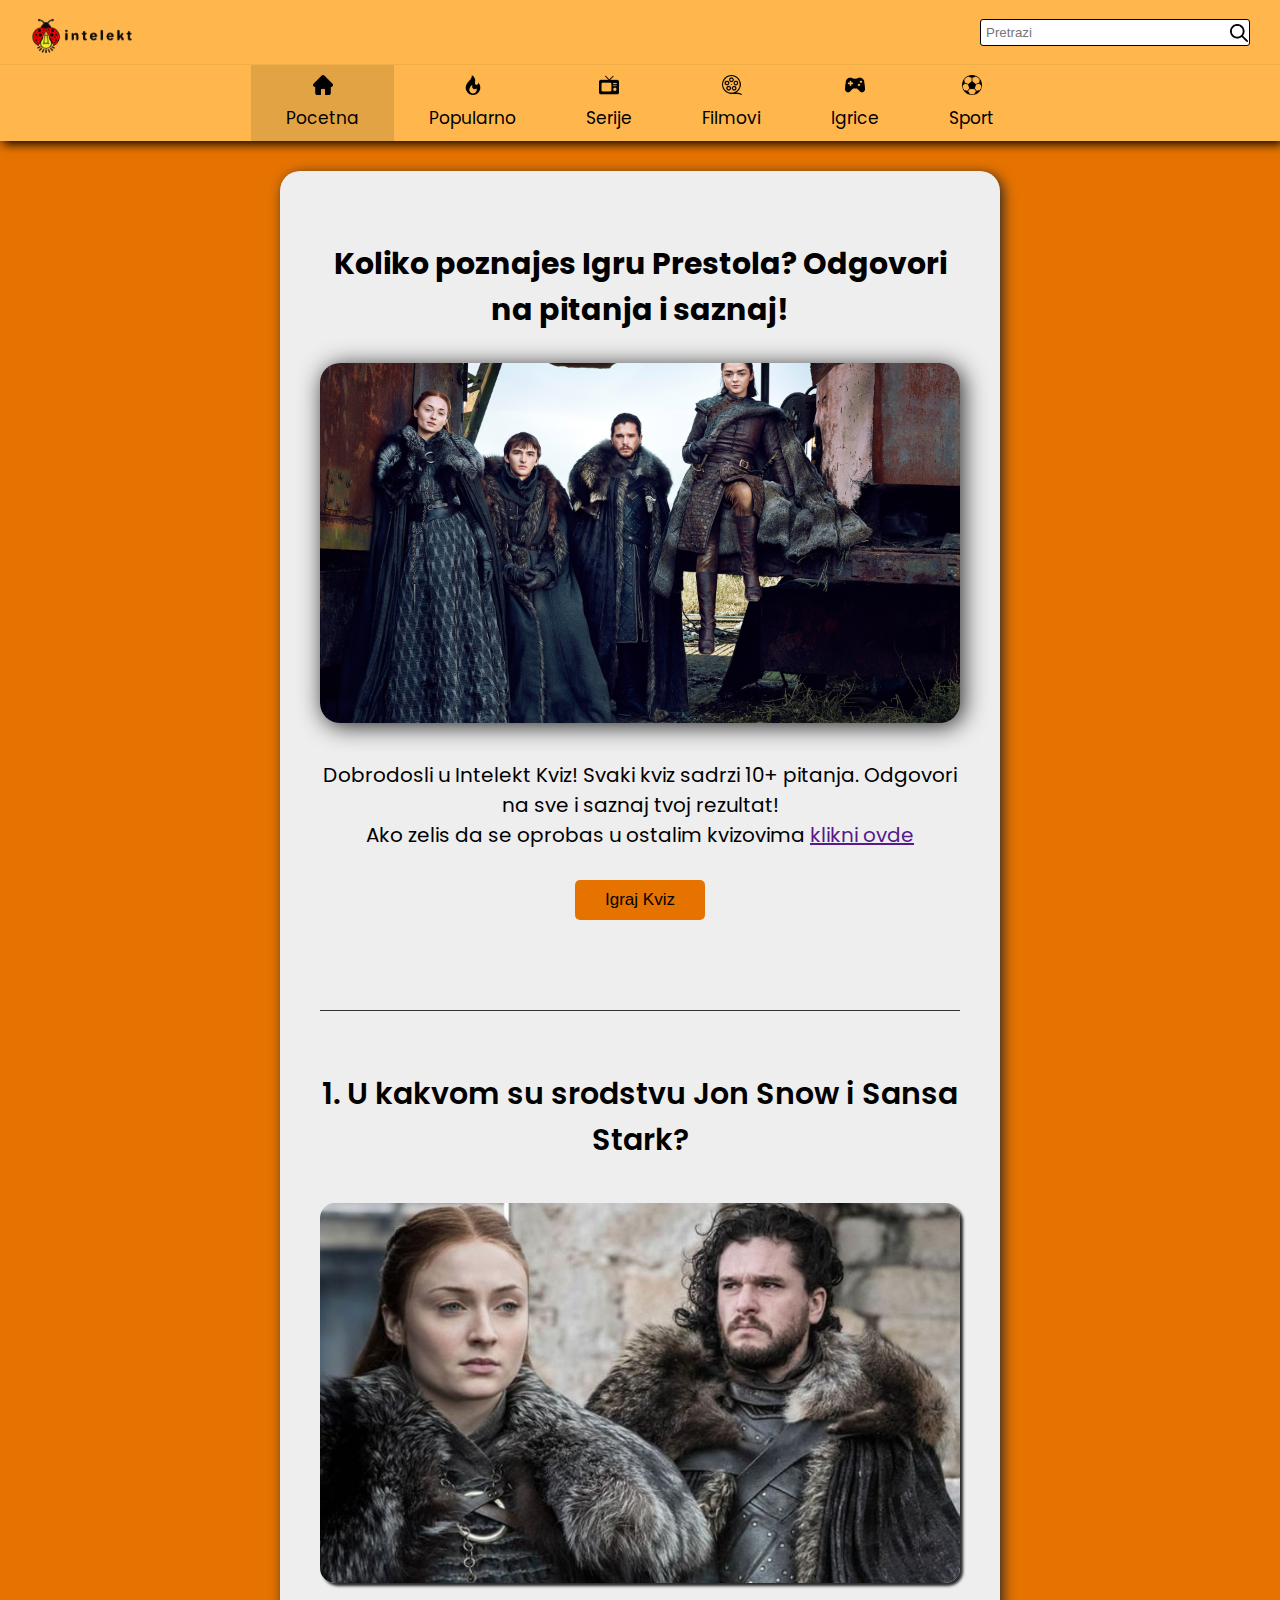
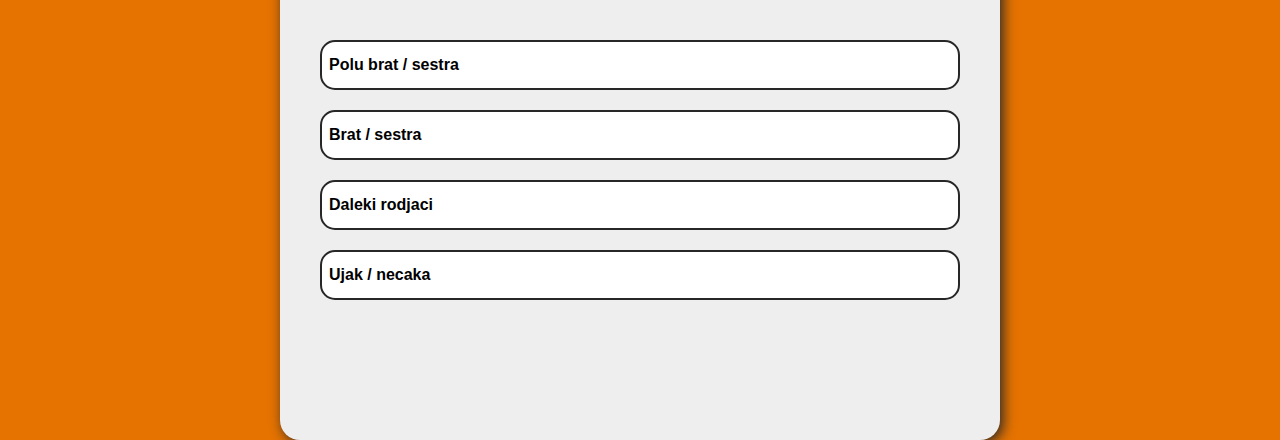
<file: GoT - ko je u srodstvu/ko je u srodstvu.html>
<!DOCTYPE html>
<html lang="en">
<head>
    <meta charset="UTF-8">
    <meta name="viewport" content="width=device-width, initial-scale=1.0">
    <title>Ko je u srodstvu sa kim? / Intelekt Online Kvizovi</title>
    <link rel="stylesheet" href="../style.css">
    <link rel="stylesheet" href="../Game of thrones quiz/got trivia/ss.css">
    <link rel="stylesheet" href="ko je u srodstvu.css">
    <link rel="shortcut icon" type="x-icon" href="../img/logo21.png">
    <link rel="preconnect" href="https://fonts.googleapis.com">
    <link rel="preconnect" href="https://fonts.gstatic.com" crossorigin>
    <link href="https://fonts.googleapis.com/css2?family=Poppins:ital,wght@0,100;0,200;0,300;0,400;0,500;0,600;0,700;0,800;0,900;1,100;1,200;1,300;1,400;1,500;1,600;1,700;1,800;1,900&display=swap" rel="stylesheet">

</head>
<body>
    <header>
        <div class="wrapper">

            <div class="logo"><a href="../index.html"><img src="../img/logo2.png" width="105px"></a></div>     

            <div class="search_bar">
                <input type="search" placeholder="Pretrazi">
                <img src="../img/search.png" width="18px">
            </div>

        </div>

        <div class="wrapper wr_center">
            <div class="menu">
                <ul>
                    <li  class="active" id="#home"><a href="../index.html"><img src="../img/home.png" width="20px"><br>Pocetna</a></li>
                    <li id="#trending"><a href="../popularno.html"><img src="../img/fire.png" width="20px"><br>Popularno</a></li>
                    <li id="#tvshow"><a href="../serije.html"><img src="../img/television.png" width="20px"><br>Serije</a></li>
                    <li id="#movie"><a href="../filmovi.html"><img src="../img/movie.png" width="20px"><br>Filmovi</a></li>
                    <li id="#games"><a href="../igrice.html"><img src="../img/game-controller.png" width="20px"><br>Igrice</a></li>
                    <li id="#sport"><a href="../sport.html"><img src="../img/football.png" width="20px"><br>Sport</a></li>
                </ul>
            </div>
        </div>
    </header>

    <main>
        <div class="main-wrapper">
            <div class="quiz-intro">
                

                <h2>Koliko poznajes Igru Prestola? Odgovori na pitanja i saznaj!</h2>
                <div class="quiz-intro-img">
                    <img src="img/bg.jpg" width="600px">
                </div>
                
                <p>Dobrodosli u Intelekt Kviz! Svaki kviz sadrzi 10+ pitanja. Odgovori na sve i saznaj tvoj rezultat!<br>
                    Ako zelis da se oprobas u ostalim kvizovima <a href="">klikni ovde</a></p>
                
                <button id="play-quiz">Igraj Kviz</button>

                <!---quiz starts from here-->

                <div class="quiz-starts">
                    <div class="first-question">

                        

                        <h2 id="question">Question goes here lorem</h2>
                        <div id="quiz-img">
                            
                        </div>

                        <div id="answer-buttons">
                            <button class="btn">Answer 1</button>
                            <button class="btn">Answer 2</button>
                            <button class="btn">Answer 3</button>
                            <button class="btn">Answer 4</button>
                        </div>

                        <button id="next">Next</button>
                        
                    </div>
                </div>
            </div>
            
            
        </div>
    </main>


    <script src="../app.js"></script>
    <script src="ko je u srodstvu.js"></script>
</body>
</html>
</file>
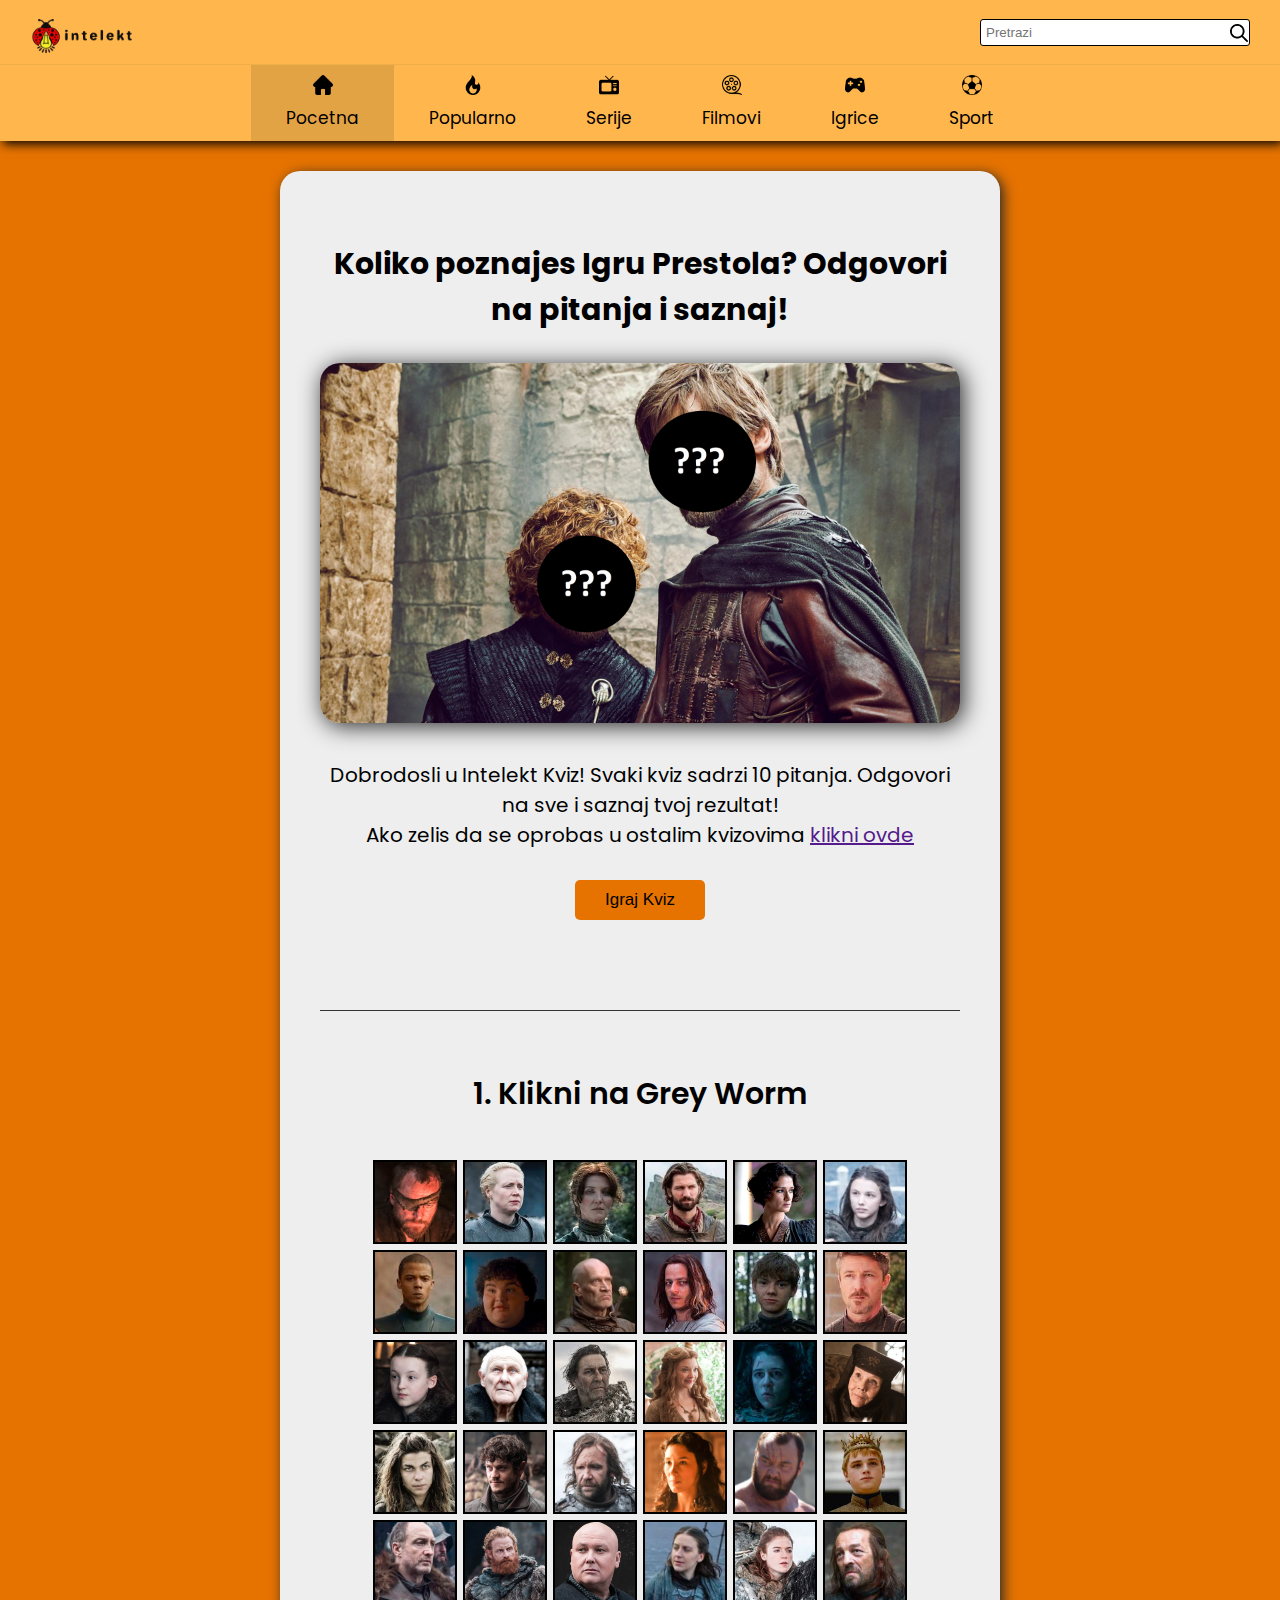
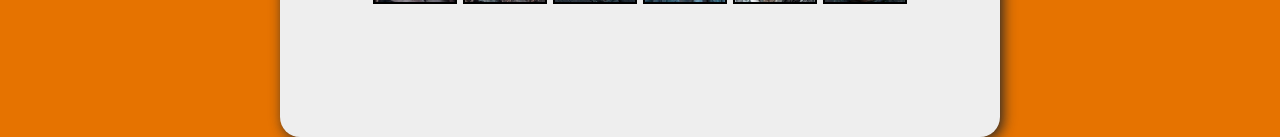
<file: GoT - normal - klik karakter/klik normal.html>
<!DOCTYPE html>
<html lang="en">
<head>
    <meta charset="UTF-8">
    <meta name="viewport" content="width=device-width, initial-scale=1.0">
    <title>Pogodi Znak Kuce / Intelekt Online Kvizovi</title>
    <link rel="stylesheet" href="../style.css">
    <link rel="stylesheet" href="../Game of thrones quiz/got trivia/ss.css">
    <link rel="stylesheet" href="klik normal.css">
    <link rel="shortcut icon" type="x-icon" href="../img/logo21.png">
    <link rel="preconnect" href="https://fonts.googleapis.com">
    <link rel="preconnect" href="https://fonts.gstatic.com" crossorigin>
    <link href="https://fonts.googleapis.com/css2?family=Poppins:ital,wght@0,100;0,200;0,300;0,400;0,500;0,600;0,700;0,800;0,900;1,100;1,200;1,300;1,400;1,500;1,600;1,700;1,800;1,900&display=swap" rel="stylesheet">

</head>
<body>
    <header>
        <div class="wrapper">

            <div class="logo"><a href="../index.html"><img src="../img/logo2.png" width="105px"></a></div>     

            <div class="search_bar">
                <input type="search" placeholder="Pretrazi">
                <img src="../img/search.png" width="18px">
            </div>

            <div class="responsive-menu-icon"><img src="../img/menu.png" width="60px"></div>

            <div class="responsive-menu">

                <div class="menu-container">

                    <div class="menu-header">
                        <div class="logo"><a href="../index.html"><img src="../img/logo2.png" width="105px"></a></div> 
                        <div class="close-menu">X</div>
                    </div>
                    
                    <div class="menu-content">
                        <ul>
                            <a href="../index.html"><li><img src="../img/home.png" width="20px">Pocetna</li></a>
                            <a href="../popularno.html"><li><img src="../img/fire.png" width="20px">Popularno</li></a>
                            <a href="../serije.html"><li><img src="../img/television.png" width="20px">Serije</li></a>
                            <a href="../filmovi.html"><li><img src="../img/movie.png" width="20px">Filmovi</li></a>
                            <a href="../igrice.html"><li><img src="../img/game-controller.png" width="20px">Igrice</li></a>
                            <a href="../sport.html"><li><img src="../img/football.png" width="20px">Sport</li></a>
                        </ul>
                    </div>

                </div>
            </div>

        </div>

        <div class="wrapper wr_center">
            <div class="menu">
                <ul>
                    <li  class="active" id="#home"><a href="../index.html"><img src="../img/home.png" width="20px"><br>Pocetna</a></li>
                    <li id="#trending"><a href="../popularno.html"><img src="../img/fire.png" width="20px"><br>Popularno</a></li>
                    <li id="#tvshow"><a href="../serije.html"><img src="../img/television.png" width="20px"><br>Serije</a></li>
                    <li id="#movie"><a href="../filmovi.html"><img src="../img/movie.png" width="20px"><br>Filmovi</a></li>
                    <li id="#games"><a href="../igrice.html"><img src="../img/game-controller.png" width="20px"><br>Igrice</a></li>
                    <li id="#sport"><a href="../sport.html"><img src="../img/football.png" width="20px"><br>Sport</a></li>
                </ul>
            </div>
        </div>
    </header>

    <main>
        <div class="main-wrapper">
            <div class="quiz-intro">
                

                <h2>Koliko poznajes Igru Prestola? Odgovori na pitanja i saznaj!</h2>
                <div class="quiz-intro-img">
                    <img src="img/thumbnail.jpg" width="600px">
                </div>
                
                <p>Dobrodosli u Intelekt Kviz! Svaki kviz sadrzi 10 pitanja. Odgovori na sve i saznaj tvoj rezultat!<br>
                    Ako zelis da se oprobas u ostalim kvizovima <a href="">klikni ovde</a></p>
                
                <button id="play-quiz">Igraj Kviz</button>

                <!---quiz starts from here-->

                <div class="quiz-starts">
                    <div class="first-question">

                        

                        <h2 id="question">Question goes here lorem</h2>

                        <div id="character-image">
                            <div id="Beric Dondarrion"><img src="img/beric dondarrion.png"><span></span></div>
                            <div id="Brienne"><img src="img/brienne.png"><span></span></div>
                            <div id="Catelyn Stark"><img src="img/catelyn.png"><span></span></div>
                            <div id="Dario Naharis"><img src="img/dario naharis.png"><span></span></div>
                            <div id="Ellaria Sand"><img src="img/elarria sand.png"><span></span></div>
                            
                            <div id="Gilly"><img src="img/gilly.png"><span></span></div>
                            <div id="Grey Worm"><img src="img/grey worm.png"><span></span></div>
                            <div id="Hot Pie"><img src="img/hot pie.png"><span></span></div>
                            <div id="Ilyn Payne"><img src="img/ilyn payne.png"><span></span></div>
                            <div id="Jaqen Hagar"><img src="img/jaqen hagar.png"><span></span></div>

                            <div id="Jojeen Reed"><img src="img/jojen reed.png"><span></span></div>
                            <div id="Littlefinger"><img src="img/littlefinger.png"><span></span></div>
                            <div id="Lyana Mormont"><img src="img/lyanna mormont.png"><span></span></div>
                            <div id="Maester Aemon"><img src="img/maester aemon.png"><span></span></div>
                            <div id="Mance Rayder"><img src="img/mance rayder.png"><span></span></div>

                            <div id="Margaery Tyrell"><img src="img/margaery.png"><span></span></div>
                            <div id="Meera Reed"><img src="img/meera reed.png"><span></span></div>
                            <div id="Olenna Tyrell"><img src="img/olenna tyrell.png"><span></span></div>
                            <div id="Osha"><img src="img/osha.png"><span></span></div>
                            <div id="Ramsey Bolton"><img src="img/ramsey.png"><span></span></div>

                            <div id="Sandor Clegane"><img src="img/sandor clegane.png"><span></span></div>
                            <div id="Shae"><img src="img/shae.png"><span></span></div>
                            <div id="The Mountain"><img src="img/the mountain.png"><span></span></div>
                            <div id="Tommen Baratheon"><img src="img/tommen baratheon.png"><span></span></div>
                            <div id="Roose Bolton"><img src="img/roose bolton.png"><span></span></div>

                            <div id="Tormund"><img src="img/tormund.png"><span></span></div>
                            <div id="Varys"><img src="img/varys.png"><span></span></div>
                            <div id="Yara Greyjoy"><img src="img/yara.png"><span></span></div>
                            <div id="Ygritte"><img src="img/ygritte.png"><span></span></div>
                            <div id="Yoren"><img src="img/yoren.png"><span></span></div>

                        </div>

                        <button id="next">Next</button>
                        
                    </div>
                </div>
            </div>
            
            
        </div>
    </main>


    <script src="klik normal.js"></script>
    <script src="../app.js"></script>
</body>
</html>
</file>
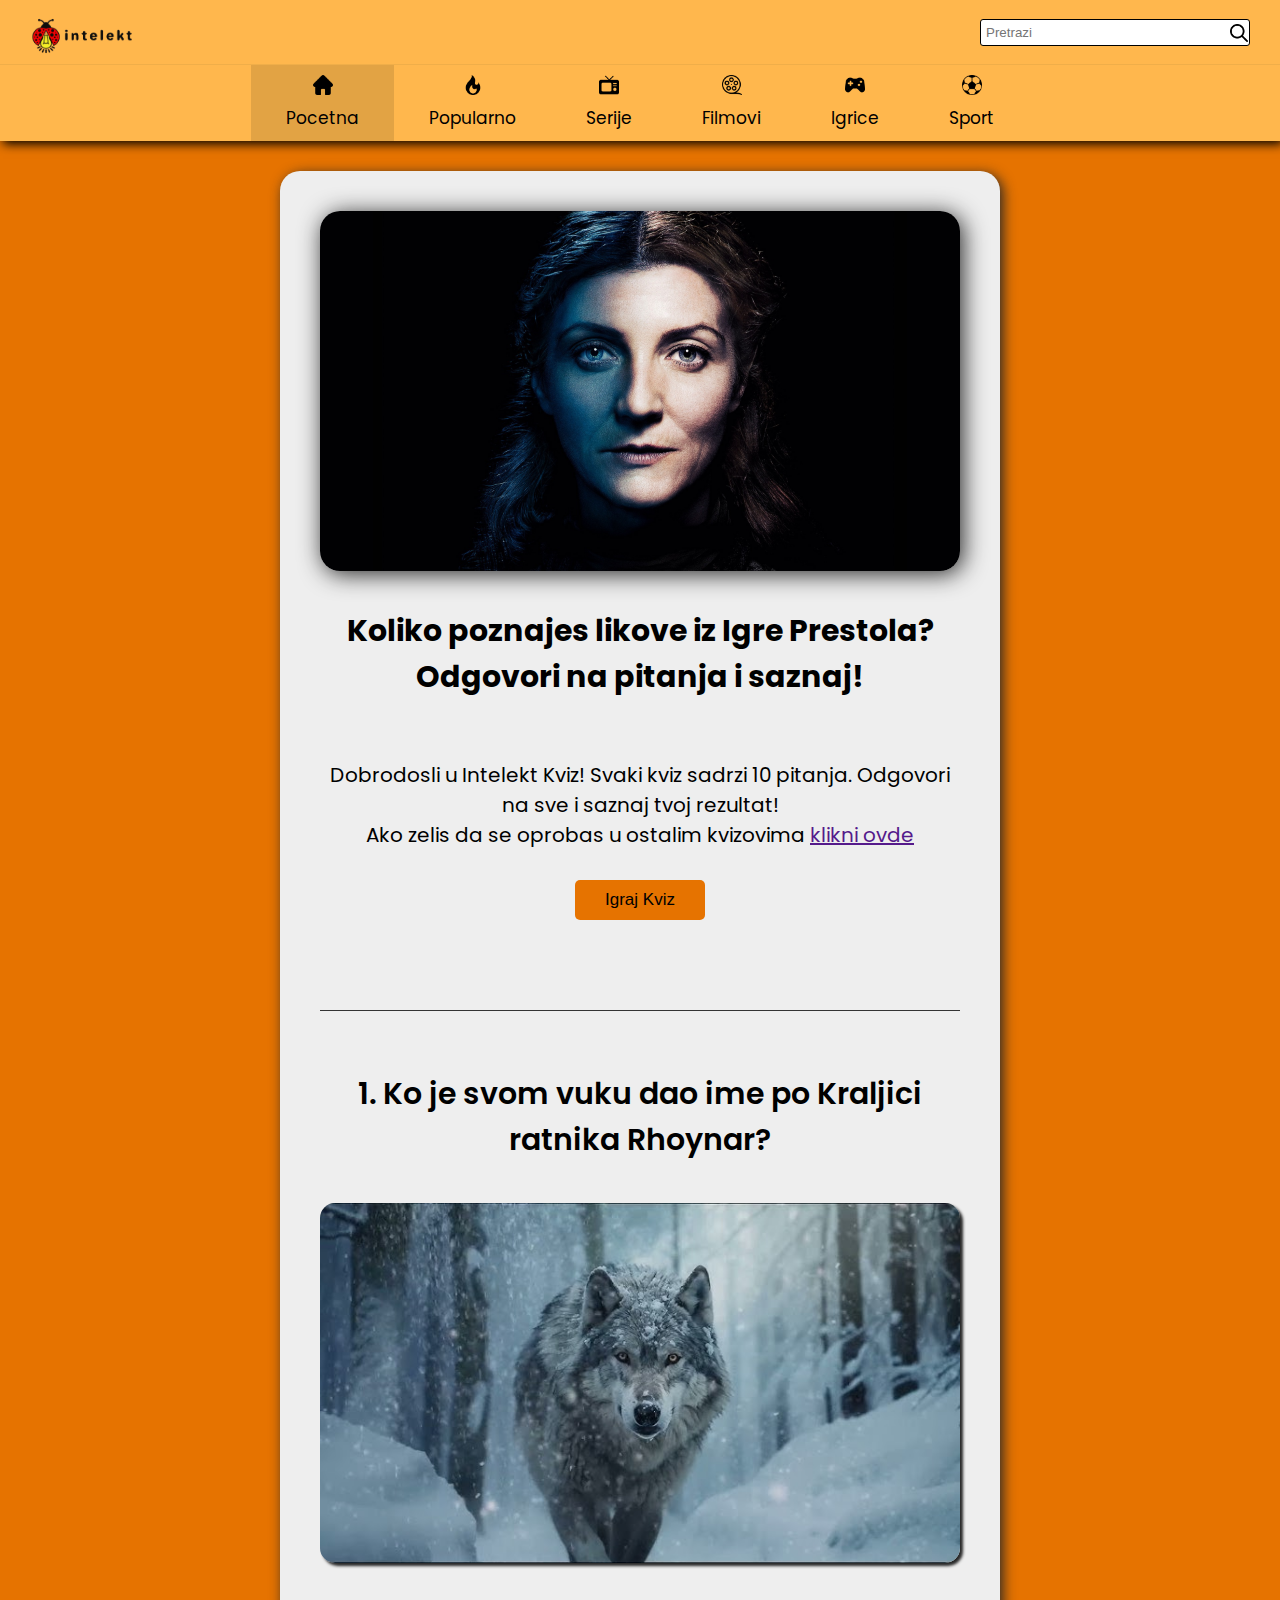
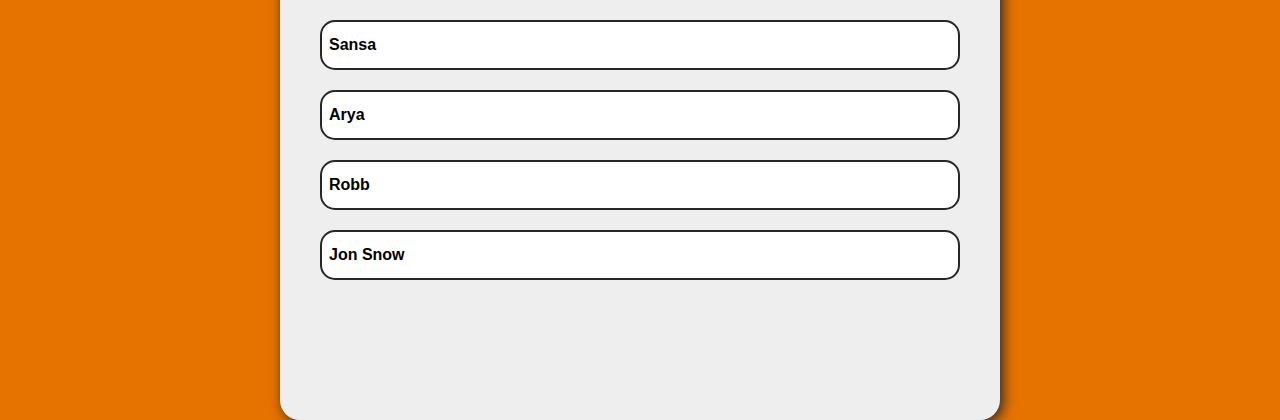
<file: GoT - Pogodi likove/got likovi.html>
<!DOCTYPE html>
<html lang="en">
<head>
    <meta charset="UTF-8">
    <meta name="viewport" content="width=device-width, initial-scale=1.0">
    <title>Pogodi Likove / Intelekt Online Kvizovi</title>
    <link rel="stylesheet" href="../style.css">
    <link rel="stylesheet" href="../Game of thrones quiz/got trivia/ss.css">
    <link rel="shortcut icon" type="x-icon" href="../img/logo21.png">
    <link rel="preconnect" href="https://fonts.googleapis.com">
    <link rel="preconnect" href="https://fonts.gstatic.com" crossorigin>
    <link href="https://fonts.googleapis.com/css2?family=Poppins:ital,wght@0,100;0,200;0,300;0,400;0,500;0,600;0,700;0,800;0,900;1,100;1,200;1,300;1,400;1,500;1,600;1,700;1,800;1,900&display=swap" rel="stylesheet">

</head>
<body>
    <header>
        <div class="wrapper">

            <div class="logo"><a href="../index.html"><img src="../img/logo2.png" width="105px"></a></div>     

            <div class="search_bar">
                <input type="search" placeholder="Pretrazi">
                <img src="../img/search.png" width="18px">
            </div>

        </div>

        <div class="wrapper wr_center">
            <div class="menu">
                <ul>
                    <li  class="active" id="#home"><a href="../index.html"><img src="../img/home.png" width="20px"><br>Pocetna</a></li>
                    <li id="#trending"><a href="../popularno.html"><img src="../img/fire.png" width="20px"><br>Popularno</a></li>
                    <li id="#tvshow"><a href="../serije.html"><img src="../img/television.png" width="20px"><br>Serije</a></li>
                    <li id="#movie"><a href="../filmovi.html"><img src="../img/movie.png" width="20px"><br>Filmovi</a></li>
                    <li id="#games"><a href="../igrice.html"><img src="../img/game-controller.png" width="20px"><br>Igrice</a></li>
                    <li id="#sport"><a href="../sport.html"><img src="../img/football.png" width="20px"><br>Sport</a></li>
                </ul>
            </div>
        </div>
    </header>

    <main>
        <div class="main-wrapper">
            <div class="quiz-intro">
                

                
                <div class="quiz-intro-img">
                    <img src="../Game of thrones quiz/got trivia/catelyn.jpg" width="600px">
                </div>
                <h2>Koliko poznajes likove iz Igre Prestola? Odgovori na pitanja i saznaj!</h2>
                
                <p>Dobrodosli u Intelekt Kviz! Svaki kviz sadrzi 10 pitanja. Odgovori na sve i saznaj tvoj rezultat!<br>
                    Ako zelis da se oprobas u ostalim kvizovima <a href="">klikni ovde</a></p>
                
                <button id="play-quiz">Igraj Kviz</button>

                <!---quiz starts from here-->

                <div class="quiz-starts">
                    <div class="first-question">

                        

                        <h2 id="question">Question goes here lorem</h2>
                        <div id="quiz-img">
                            
                        </div>

                        <div id="answer-buttons">
                            <button class="btn">Answer 1</button>
                            <button class="btn">Answer 2</button>
                            <button class="btn">Answer 3</button>
                            <button class="btn">Answer 4</button>
                        </div>

                        <button id="next">Next</button>
                        
                    </div>
                </div>
            </div>
            
            
        </div>
    </main>


    <script src="../app.js"></script>
    <script src="got likovi.js"></script>
</body>
</html>
</file>
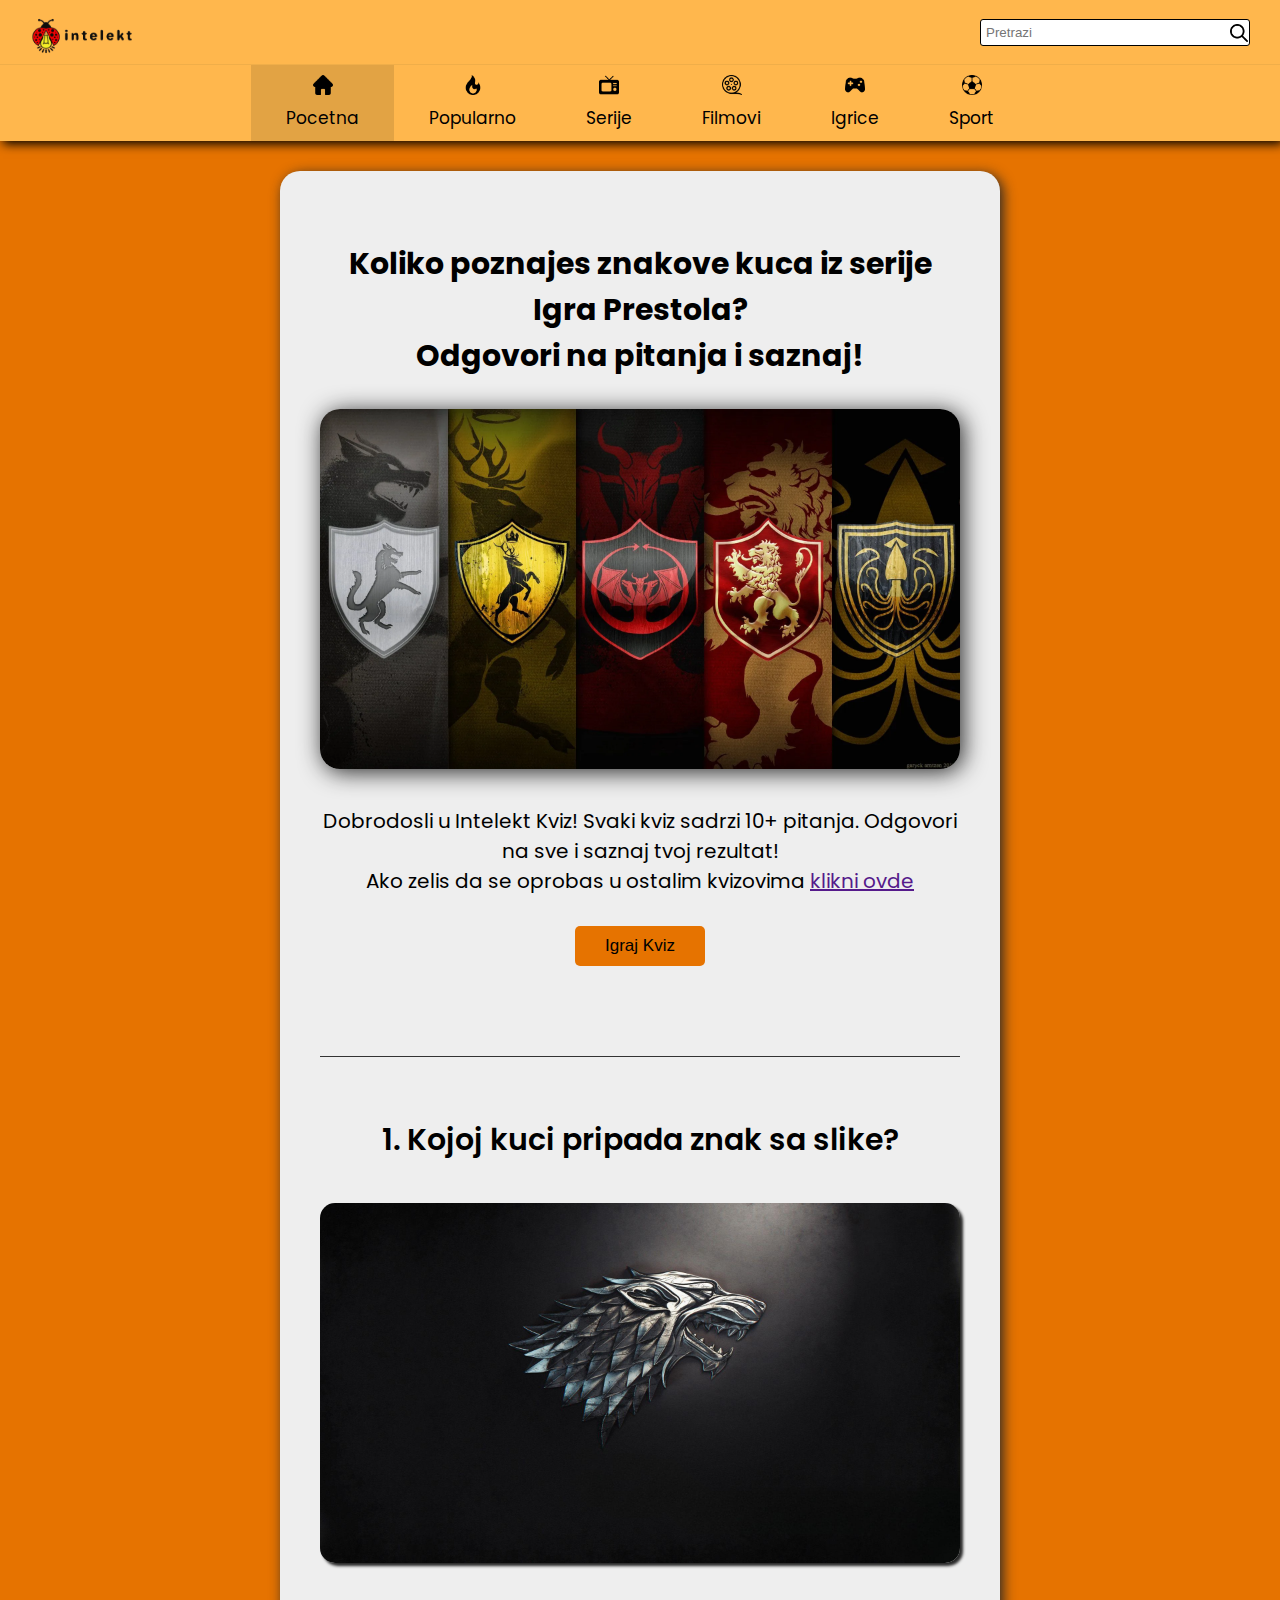
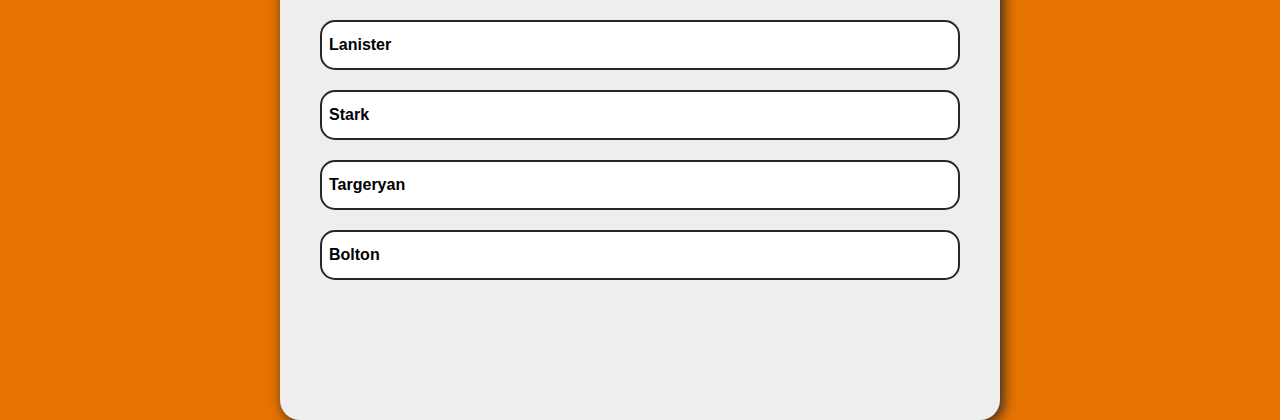
<file: GoT - Pogodi znak kuce/pogodi znak.html>
<!DOCTYPE html>
<html lang="en">
<head>
    <meta charset="UTF-8">
    <meta name="viewport" content="width=device-width, initial-scale=1.0">
    <title>Pogodi Znak Kuce / Intelekt Online Kvizovi</title>
    <link rel="stylesheet" href="../style.css">
    <link rel="stylesheet" href="../Game of thrones quiz/got trivia/ss.css">
    <link rel="shortcut icon" type="x-icon" href="../img/logo21.png">
    <link rel="preconnect" href="https://fonts.googleapis.com">
    <link rel="preconnect" href="https://fonts.gstatic.com" crossorigin>
    <link href="https://fonts.googleapis.com/css2?family=Poppins:ital,wght@0,100;0,200;0,300;0,400;0,500;0,600;0,700;0,800;0,900;1,100;1,200;1,300;1,400;1,500;1,600;1,700;1,800;1,900&display=swap" rel="stylesheet">

</head>
<body>
    <header>
        <div class="wrapper">

            <div class="logo"><a href="../index.html"><img src="../img/logo2.png" width="105px"></a></div>     

            <div class="search_bar">
                <input type="search" placeholder="Pretrazi">
                <img src="../img/search.png" width="18px">
            </div>

        </div>

        <div class="wrapper wr_center">
            <div class="menu">
                <ul>
                    <li  class="active" id="#home"><a href="../index.html"><img src="../img/home.png" width="20px"><br>Pocetna</a></li>
                    <li id="#trending"><a href="../popularno.html"><img src="../img/fire.png" width="20px"><br>Popularno</a></li>
                    <li id="#tvshow"><a href="../serije.html"><img src="../img/television.png" width="20px"><br>Serije</a></li>
                    <li id="#movie"><a href="../filmovi.html"><img src="../img/movie.png" width="20px"><br>Filmovi</a></li>
                    <li id="#games"><a href="../igrice.html"><img src="../img/game-controller.png" width="20px"><br>Igrice</a></li>
                    <li id="#sport"><a href="../sport.html"><img src="../img/football.png" width="20px"><br>Sport</a></li>
                </ul>
            </div>
        </div>
    </header>

    <main>
        <div class="main-wrapper">
            <div class="quiz-intro">
                

                <h2>Koliko poznajes znakove kuca iz serije <br>Igra Prestola?<br> Odgovori na pitanja i saznaj!</h2>
                <div class="quiz-intro-img">
                    <img src="../Game of thrones quiz/got trivia/banners.webp" width="600px">
                </div>
                
                <p>Dobrodosli u Intelekt Kviz! Svaki kviz sadrzi 10+ pitanja. Odgovori na sve i saznaj tvoj rezultat!<br>
                    Ako zelis da se oprobas u ostalim kvizovima <a href="">klikni ovde</a></p>
                
                <button id="play-quiz">Igraj Kviz</button>

                <!---quiz starts from here-->

                <div class="quiz-starts">
                    <div class="first-question">

                        

                        <h2 id="question">Question goes here lorem</h2>
                        <div id="quiz-img">
                            
                        </div>

                        <div id="answer-buttons">
                            <button class="btn">Answer 1</button>
                            <button class="btn">Answer 2</button>
                            <button class="btn">Answer 3</button>
                            <button class="btn">Answer 4</button>
                        </div>

                        <button id="next">Next</button>
                        
                    </div>
                </div>
            </div>
            
            
        </div>
    </main>


    <script src="../app.js"></script>
    <script src="pogodi znak.js"></script>
</body>
</html>
</file>
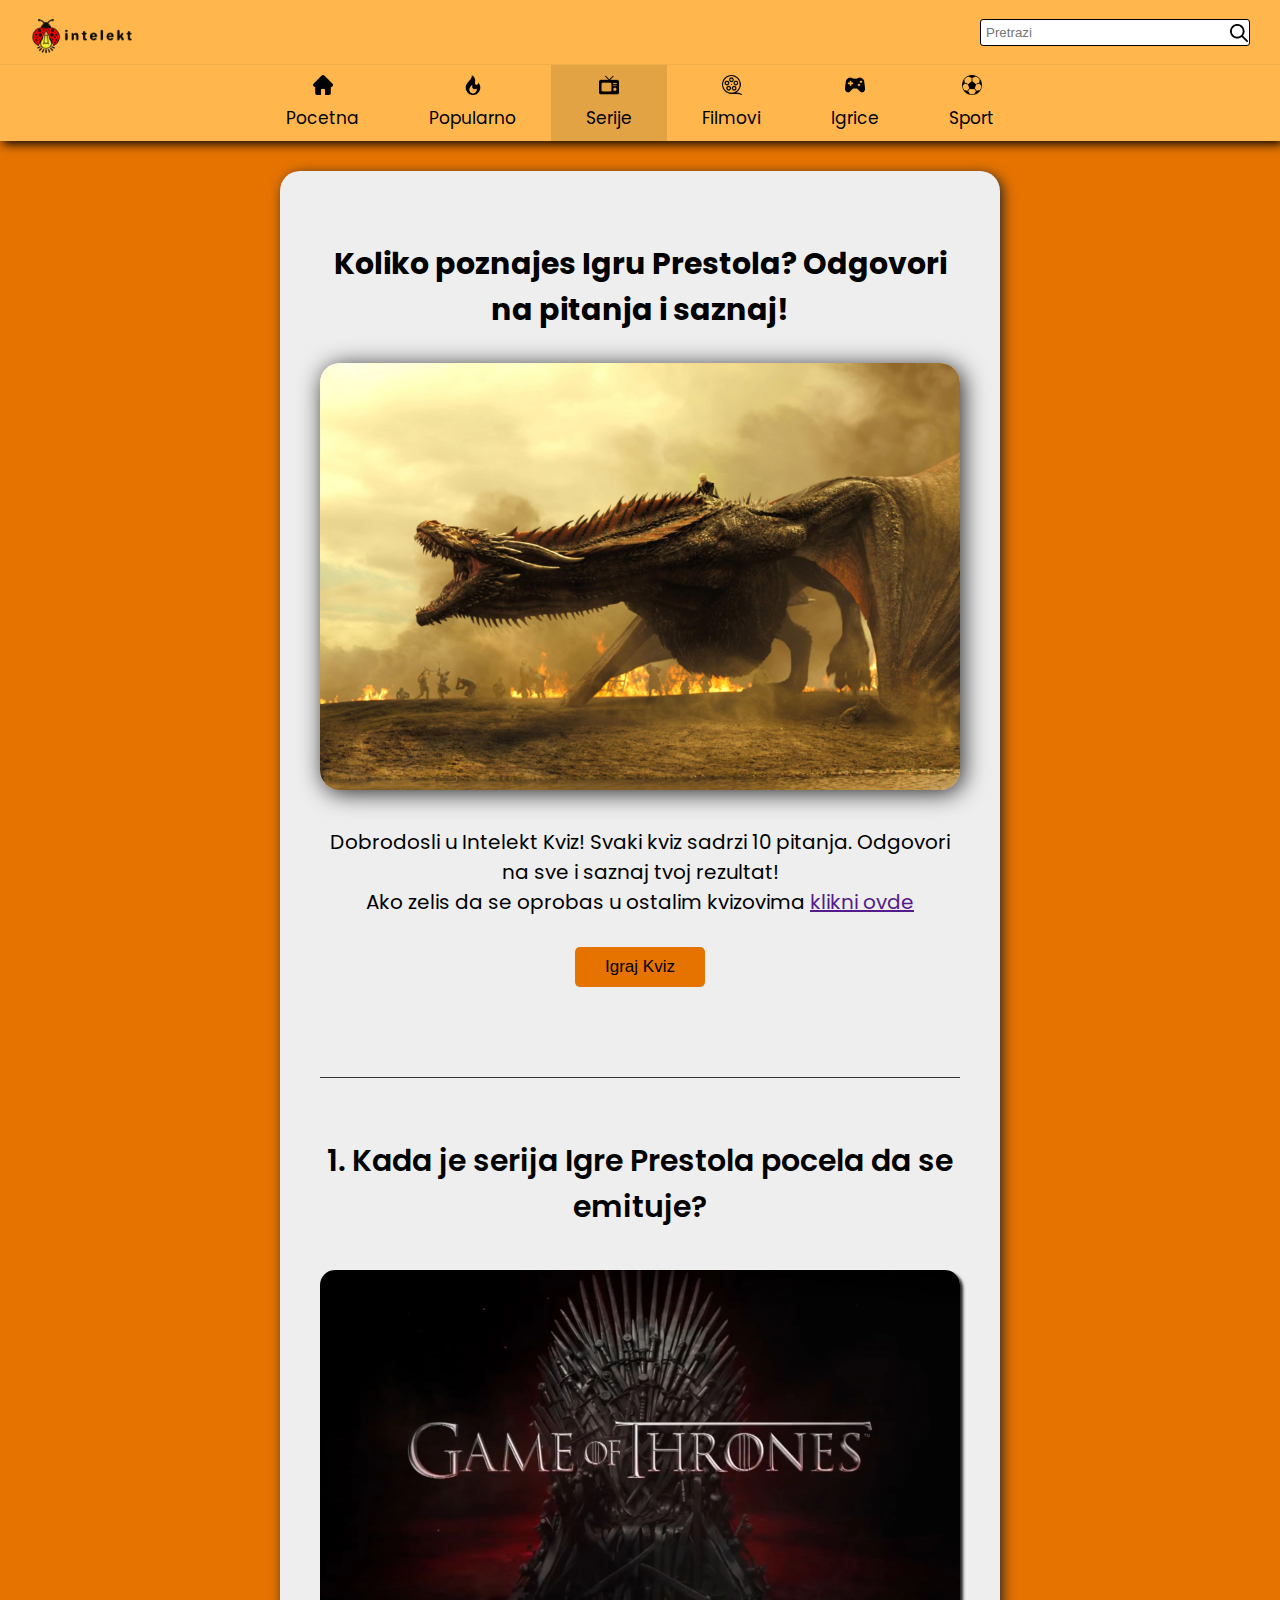
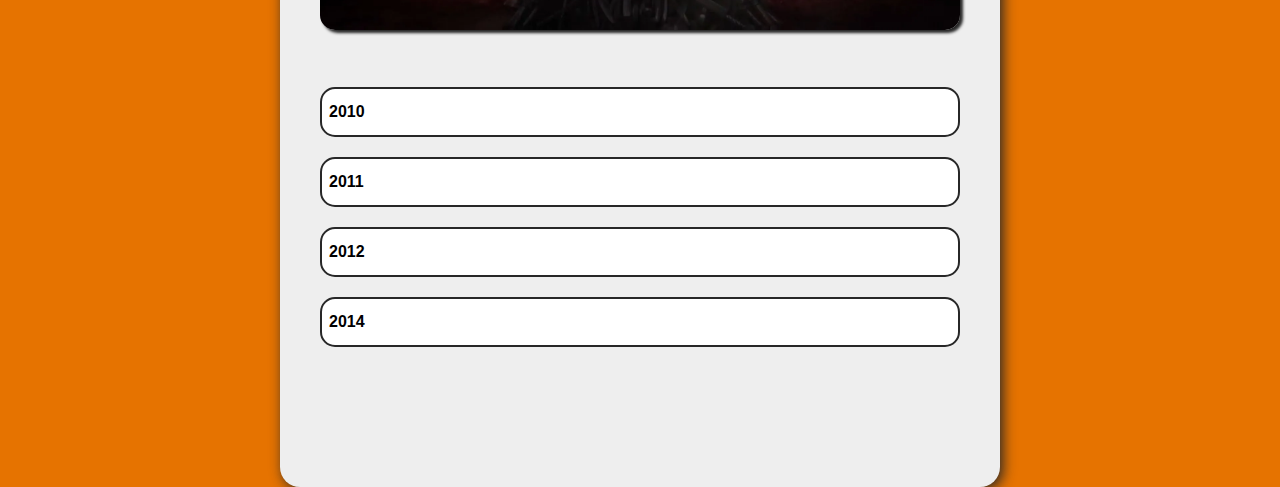
<file: Game of thrones quiz/got trivia/gottrivia.html>
<!DOCTYPE html>
<html lang="en">
<head>
    <meta charset="UTF-8">
    <meta name="viewport" content="width=device-width, initial-scale=1.0">
    <title>GoT Trivia - Intelekt Kvizovi</title>
    <link rel="stylesheet" href="../../style.css">
    <link rel="stylesheet" href="ss.css">
    <link rel="shortcut icon" type="x-icon" href="../../img/logo21.png">
    <link rel="preconnect" href="https://fonts.googleapis.com">
    <link rel="preconnect" href="https://fonts.gstatic.com" crossorigin>
    <link href="https://fonts.googleapis.com/css2?family=Poppins:ital,wght@0,100;0,200;0,300;0,400;0,500;0,600;0,700;0,800;0,900;1,100;1,200;1,300;1,400;1,500;1,600;1,700;1,800;1,900&display=swap" rel="stylesheet">
</head>
<body>
    <header>
        <div class="wrapper">

            <div class="logo"><a href="../../index.html"><img src="../../img/logo2.png" width="105px"></a></div>     

            <div class="search_bar">
                <input type="search" placeholder="Pretrazi">
                <img src="../../img/search.png" width="18px">
            </div>

        </div>

        <div class="wrapper wr_center">
            <div class="menu">
                <ul>
                    <li id="#home"><a href="../../index.html"><img src="../../img/home.png" width="20px"><br>Pocetna</a></li>
                    <li id="#trending"><a href="../../popularno.html"><img src="../../img/fire.png" width="20px"><br>Popularno</a></li>
                    <li class="active" id="#tvshow"><a href="../../serije.html"><img src="../../img/television.png" width="20px"><br>Serije</a></li>
                    <li id="#movie"><a href="../../filmovi.html"><img src="../../img/movie.png" width="20px"><br>Filmovi</a></li>
                    <li id="#games"><a href="../../igrice.html"><img src="../../img/game-controller.png" width="20px"><br>Igrice</a></li>
                    <li id="#sport"><a href="../../sport.html"><img src="../../img/football.png" width="20px"><br>Sport</a></li>
                </ul>
            </div>
        </div>
    </header>

    <main>
        <div class="main-wrapper">
            <div class="quiz-intro">
                

                <h2>Koliko poznajes Igru Prestola? Odgovori na pitanja i saznaj!</h2>
                <div class="quiz-intro-img">
                    <img src="drogon.jpg" width="100%">
                </div>
                
                <p>Dobrodosli u Intelekt Kviz! Svaki kviz sadrzi 10 pitanja. Odgovori na sve i saznaj tvoj rezultat!<br>
                    Ako zelis da se oprobas u ostalim kvizovima <a href="">klikni ovde</a></p>
                
                <button id="play-quiz">Igraj Kviz</button>

                <!---quiz starts from here-->

                <div class="quiz-starts">
                    <div class="first-question">

                        

                        <h2 id="question">Question goes here lorem</h2>
                        <div id="quiz-img">
                            
                        </div>

                        <div id="answer-buttons">
                            <button class="btn">Answer 1</button>
                            <button class="btn">Answer 2</button>
                            <button class="btn">Answer 3</button>
                            <button class="btn">Answer 4</button>
                        </div>

                        <button id="next">Next</button>
                        
                    </div>
                </div>
            </div>
            
            
        </div>
    </main>

    <script src="gottrivia.js"></script>
</body>
</html>
</file>
<file: style.css>
* {
    margin: 0;
    padding: 0;
}
body{
    padding: 0;
    margin: 0;
    font-family:  "Poppins", serif;
    color: black;
    overflow-x: hidden;
}

header {   
    background-color: #FFB74D;
    box-shadow: 3px 3px 10px black;
}

.wrapper {
    display: flex;
    justify-content: space-between;
    align-items: center;
    padding: 0 30px;
}

.wr_center {
    justify-content: center;
    border-top: 1px solid #e9a948ad;
    background-color: #FFB74D;
}

.logo img {
    cursor: pointer;
    transition: ease-in 0.1s;
}

.logo img:hover {
    transform: scale(1.1);
}

.menu ul {
    list-style-type: none;
    display: flex;
    font-size: 17px;
}

.menu ul li {
    padding: 0 25px;
    
}

.menu ul li a{
    text-decoration: none;
    color: black;
    display: flex;
    flex-direction: column;
    justify-content: center;
    align-items: center;
    padding: 10px;
    transition: ease-in 0.1s;
}

.menu ul li a:hover {
    transform: scale(1.1);
}

.active {
    background-color: #e2a344;
}

.menu ul li a img {
    margin-bottom: -16px;
}

.search_bar {
    position: relative;
}

.search_bar input {
    padding: 5px;
    width: 270px;
    border: solid 1px black;
    border-radius: 3px;
}

.search_bar img {
    position: absolute;
    right: 2px;
    bottom: 4px;
    cursor: pointer;
}

/*
styling for intro photo
*/

.photo-first{
    width: 100%;
    height: 400px;
    position: relative;
}

.image-first {
    width: 100%;
    height: 100%;
    background-color: #00000085;
}

.photo-wrapper {
    width: 100%;
    height: 400px;
    color: #f7882f;
    display: flex;
    flex-direction: column;
    align-items: center;
}

.first{
    background-image: url(img/jonsnow.jpg);
    background-position: center;
    background-size: cover;
}

.second{
    background-image: url(img/banners.webp);
    background-position: center;
    background-size: cover;
    opacity: 0;
}

.third{
    background-image: url(img/bg.jpg);
    background-position: top;
    background-size: cover;
    opacity: 0;
}

.fourth{
    background-image: url(img/deneris.png);
    background-position: center;
    background-size: cover;
    opacity: 0;
}

.content {
    text-align: left;
    position: absolute; 
    top: 0;
    left: 0;
    height: 100%;
    color: #FFB74D;
    display: flex;
    flex-direction: column;
    justify-content: space-between;
    align-items: center;
    cursor:default;
    user-select: none;
}

.second > .content {
    top: 0px;
    right: 0px;
    text-align: center;
}

.third > .content {
    top: -10px;
    left: 290px;
}

.third > .content h2 {
    margin-bottom: 100px;
}

.fourth > .content {
    top: 0;
    left: 70%;
}

.fourth > .content h2 {
    margin-bottom: 70px;
}

.content h2 {
    font-size: 35px;
    padding-bottom: 10px;
    margin-bottom: 5px;
    margin: 50px;
}

.content button {
    border: none;
    background-color: #FFB74D;
    color: #000000;
    font-size: 20px;
    padding: 14px 60px;
    cursor: pointer;
    margin-bottom: 140px;
}

.content button:hover {
    background-color: #ca6602;
}

/*
main content on home page
*/

.main_wrapper {
    padding: 40px 30px;
    text-transform: uppercase;
    background-color: #FFB74D;
    padding-bottom: 160px;
}



.quizzes {
    display: flex;
    justify-content: space-between;
    align-items: center;
}

#popular,
#tvshow,
#movies,
#sport,
#games {
    overflow-x: auto;
    scroll-snap-type: x mandatory ;
    scroll-behavior: smooth;
}

#popular::-webkit-scrollbar,
#tvshow::-webkit-scrollbar,
#movies::-webkit-scrollbar,
#sport::-webkit-scrollbar,
#games::-webkit-scrollbar {
    display: none;
}

.quiz{
    margin-top: 10px;
    cursor: pointer;
    padding: 0 9px;
    transition: ease-in 0.1s;
    scroll-snap-align: start;
    user-select: none;
    position: relative;
}

.quiz span {
    position: absolute;
    top: 2px;
    right: 14px;
    color: white;
    background-color: #e67300;
    padding: 3px;
    border: 1px solid black;
    border-radius: 0 0 4px 4px;
}

.level {
    position: absolute;
    left: 14px;
    top: 0;
    width:fit-content;
}

.quiz img {
    width: 301px;
    height: 173px;
    border-radius: 4px;
    border: 2px solid black;
    object-fit: cover;
}

.quiz a {
    text-decoration: none;
    color:#272727;
    position: relative;
}

.quiz:hover {
    transform: scale(1.03);
}

.quiz_text {
    position: absolute;
    bottom: 5px;
    width: 100%;
    padding: 10px 0;
    background-color: #000000b6;
    font-weight: bold;
    text-align: center;
    color:#fff;
}

hr {
    border: 1px dashed black;
}

.main_wrapper{
    max-width: 100%;
}

/*
styles for arrows
*/

.left,
.right {
    transform: scale(5,4);
    cursor: pointer;
    z-index: 2;
    position: absolute;
    user-select: none;
    color: #fff;
}

.right{
    right: 25px;
}

.left:hover,
.right:hover {
    transform: scale(5.1,4.1);
}

/*
styles for footer

*/

footer {
    width: 100%;
    background-color: #e67300;
    padding: 40px 0;
}

.footer-wrap ul {
    display: flex;
    align-items: center;
    justify-content: center;
    list-style: none;
}

.footer-wrap ul li {
    padding: 20px 20px;
    border-right: 1px solid #272727;
}

.footer-wrap ul li a{
    text-decoration: none;
    color: #272727;
    text-transform: uppercase;
    font-weight: bold;
    font-size: 15px;
}

.footer-wrap ul li a:hover {
    text-decoration: underline;
}

.footer-wrap ul li:last-child{
    border: none;
}

.footer-wrap span {
    color: #272727;
    font-weight: 600;
    float: right;
    padding: 0 5px;
}

/*
 responsive design
*/


.responsive-menu-icon {
    display: none;
    cursor: pointer;
    transition: 0.2s;
}

.responsive-menu-icon:hover {
    transform: scale(1.1);
}
.menu-header {
    background-color: #eb7d22;
    display: flex;
    padding: 10px;
    border-bottom: 2px solid #e67300;
}

.menu-content {
    display: flex;
    flex-direction: column;
    overflow-y: hidden;
}

.menu-content li{
    border-bottom: 1px solid #ca6602;
    padding: 20px 30px;
}

.menu-content img {
    padding: 0 15px;
}

.menu-content ul a {
    color: black;
    text-decoration: none;
}

.close-menu {
    cursor: pointer;
    font-weight: 400;
    margin: 20px;
    transform: scale(2.5, 1.9);
}


.responsive-menu{
    display: none;
}

.menu-container {
    overflow-y: hidden;
    position: fixed;
    width: 0;
    margin-right: -400px;
    top: 0;
    right: 0;
    height: 100%;
    background-color: #f7882f;
    z-index: 20;
    transition: 0.6s ease-in-out;
}

.open {
    margin-right: 0;
    width: 100%;
}

/*
 responsive design
*/

@media screen and (max-width: 800px) {
    /*
    header 
    */

    .responsive-menu {
        display: flex;
    }

    

    .wr_center{
        position: fixed;
        margin: 0;
        padding: 0;
        bottom: 0;
        z-index: 12;
        background-color: #FFB74D;
        border-top: 2px solid #8f5318;;
        width: 100%;
        display: flex;
        align-items: start;
        justify-content: space-evenly;
    }

    .active{
        background-color: #8f5318;
    }

    .wr_center ul {
        width: 100%;
        display: flex;
        padding: 0px;
        padding: 0 5px;
    }

    .wr_center ul li {
        width: 20px;
    }


    .wr_center ul li a{
        font-size: 13px;
        width: 100%;
        box-sizing: border-box;
    }

    .responsive-menu-icon{
        display: block;
        padding-left: 20px;
        margin-right: -20px;
    }

    .search_bar:hover{
        transform: scale(1.05);
    }

    .search_bar{
        margin-right: -12px;
        margin-bottom: -8px;
        transition: 0.2s;
    }

    .search_bar input{
        display: none;
    }

    .search_bar img {
        position: relative;
        width: 22px;
    }

    .logo {
        flex-grow: 1;
    }

    .menu-content button a {
        color: black;
        text-decoration: none;
        width: 300px;
        height: 300px;
    }

    #sport {
        display: none;
    }

    /*
    intro photo
    */

    .photo-wrapper > .content  {
        text-align: center;
        left: 0;
        top: 0;
        bottom: 0;
        right: 0;
    }
    

    /*
    list of quizzes
    */

    

    footer {
        display: none;
    }

    .quiz img{
        width: 40vw;
    }

    .quiz_text{
        font-size: 2.7vw;
    }

    .quiz span {
        font-size: 2.7vw;
        
    }
}

@media screen and (max-width: 450px){
    .quiz img{
        width: 40vw;
        height: 29vw;
    }

    .quiz_text{
        font-size: 2.7vw;
    }

    .quiz span {
        font-size: 2.7vw;
        
    }

    .photo-wrapper > .content  {
        text-align: center;
        top: 0;
        left: 0;
    }

    .content h2 {
        font-size: 8vw;
    }

    .menu ul #sport {
        display: none;
    }
}
</file>
<file: serije.css>
body{
    padding: 0;
    margin: 0;
    font-family:  "Poppins", serif;
    background-color: #FFD580;
    color: #272727;
}


main {
    padding-top: 40px;
    width: 100%;
}

.tvshow-container {
    display: flex;
    align-items: center;
    justify-content: center;
    flex-wrap: wrap;
    padding: 10px;
}

.quiz span {
    text-transform: uppercase;
}

.quiz img {
    object-fit: cover;
}
</file>
<file: Game of thrones quiz/got trivia/ss.css>
* {scroll-behavior: smooth;}

body {
    background: #e67300;
}

main {
    display: flex;
    flex-direction: column;
    align-items: center;
    justify-content: center;
    padding-top: 30px;
}

.main-wrapper {
    padding: 40px;
    box-shadow:3px 3px 13px #272727;
    border-radius: 20px;
    width: 50%;
    background-color: #eeeeee;
}

.quiz-intro {
    text-align: center;
}

.quiz-intro > h2 {
    font-size: 30px;
    padding: 30px 0;
}

.quiz-intro p {
    padding: 30px 0;
    font-size: 20px;
}

.quiz-intro > button {
    padding: 10px 30px;
    font-size: 17px;
    border: none;
    border-radius: 5px;
    background-color: #e67300;
    cursor: pointer;
}

.quiz-intro > button:hover {
    background-color: #cc6702;
}

.quiz-intro-img img{
    width: 100%;
    border-radius: 20px;
    box-shadow: 3px 3px 23px #272727;
}

/*
 styles for quiz
*/

.quiz-starts {
    border-top: 1px solid #333;
    padding-top: 20px;
    margin: 90px 0;
}

.quiz-starts h2 {
    font-size: 30px;
}

.quiz-starts img {
    border-radius: 15px;
    box-shadow: 3px 3px 3px #272727;
    margin-bottom: 40px;
}

#answer-buttons {
    margin-bottom: 20px;
}

#question {
    padding: 40px 0;
    font-weight: 600;
}

.btn {
    background-color: #fff;
    border: 2px solid #272727;
    width: 100%;
    text-align: left;
    padding: 14px 7px;
    margin: 10px 0;
    font-size: 16px;
    cursor: pointer;
    border-radius: 15px;
    font-weight: 600;
}

.btn:hover:not([disabled]) {
    background-color: #e67300;
    color: #fff;
}

.btn:disabled {
    cursor: no-drop;
    color:#272727;
}

#next {
    font-size: 16px;
    padding: 14px 55px;
    background-color: #e67300;
    border: 1px solid #272727;
    border-radius: 5px;
    cursor: pointer;
    font-weight: 600;
    display: none;
    margin: auto;
}

#next:hover {
    background-color: #cc6702;
}

/*
 style for correct / incorrect answers
*/

.correct {
    background: #9aeabc;
}

.incorrect {
    background: #ff9393;
}

/*
styles RESPONSIVE DESIGN
*/

@media screen and (max-width: 800px){

    main {
        padding: 0;
    }

    .main-wrapper {
        width: 100%;
        padding: 0;
    }

    .quiz-intro h2 {
        font-size: 19px;
    }

    .quiz-intro-img img {
        width: 100%;
    }

}
</file>
<file: GoT - Klikni na karaktera/klikni na karaktera.css>
#character-image {
    display: flex;
    flex-wrap: wrap;
    justify-content: center;
    margin: 0 30px;
    margin-bottom: 20px;
}

#character-image div {
    background-color: grey;
    width: 80px;
    height: 80px;
    margin: 3px;
    position: relative;
    pointer-events:all;
    border: 2px solid black;
    cursor: pointer;
    transition: 0.2s ease-in-out;
}

#character-image div:hover {
    transform: scaleX(1.01);
}
#character-image div img {
    width: 100%;
    height: 100%;
    object-fit: cover;
    object-position: center;
    border-radius: 0;
    box-shadow: none;
}

#character-image div span {
    position: absolute;
    top: 0;
    left: 0;
    width: 100%;
    height: 100%;
}

.active-correct {
    background-color: rgba(30, 128, 0, 0.541);
    display: block;
}

.active-incorrect {
    background-color: rgba(128, 0, 0, 0.541);
    display: block;
}

@media screen and (max-width: 800px){
    #character-image {
        margin: 0;
    }

    #character-image div {
        background-color: grey;
        width: 50px;
        height: 50px;
        margin: 3px;
        position: relative;
        pointer-events:all;
    }
}
</file>
<file: GoT - ko je u srodstvu/ko je u srodstvu.css>
@media screen and (max-width: 800px){
    .main-wrapper {
        width: 80%;
    }

    .quiz-intro h2 {
        font-size: 19px;
    }

    .quiz-intro-img img {
        width: 100%;
    }

}
</file>
<file: GoT - normal - klik karakter/klik normal.css>
#character-image {
    display: flex;
    flex-wrap: wrap;
    justify-content: center;
    margin: 0 30px;
    margin-bottom: 20px;
}

#character-image div {
    background-color: grey;
    width: 80px;
    height: 80px;
    margin: 3px;
    position: relative;
    pointer-events:all;
    border: 2px solid black;
    cursor: pointer;
    transition: 0.2s ease-in-out;
}

#character-image div:hover {
    transform: scaleX(1.01);
}
#character-image div img {
    width: 100%;
    height: 100%;
    object-fit: cover;
    object-position: center;
    border-radius: 0;
    box-shadow: none;
}

#character-image div span {
    position: absolute;
    top: 0;
    left: 0;
    width: 100%;
    height: 100%;
}

.active-correct {
    background-color: rgba(30, 128, 0, 0.541);
    display: block;
}

.active-incorrect {
    background-color: rgba(128, 0, 0, 0.541);
    display: block;
}

@media screen and (max-width: 800px){
    #character-image {
        margin: 0;
    }

    #character-image div {
        background-color: grey;
        width: 50px;
        height: 50px;
        margin: 3px;
        position: relative;
        pointer-events:all;
    }
}
</file>
